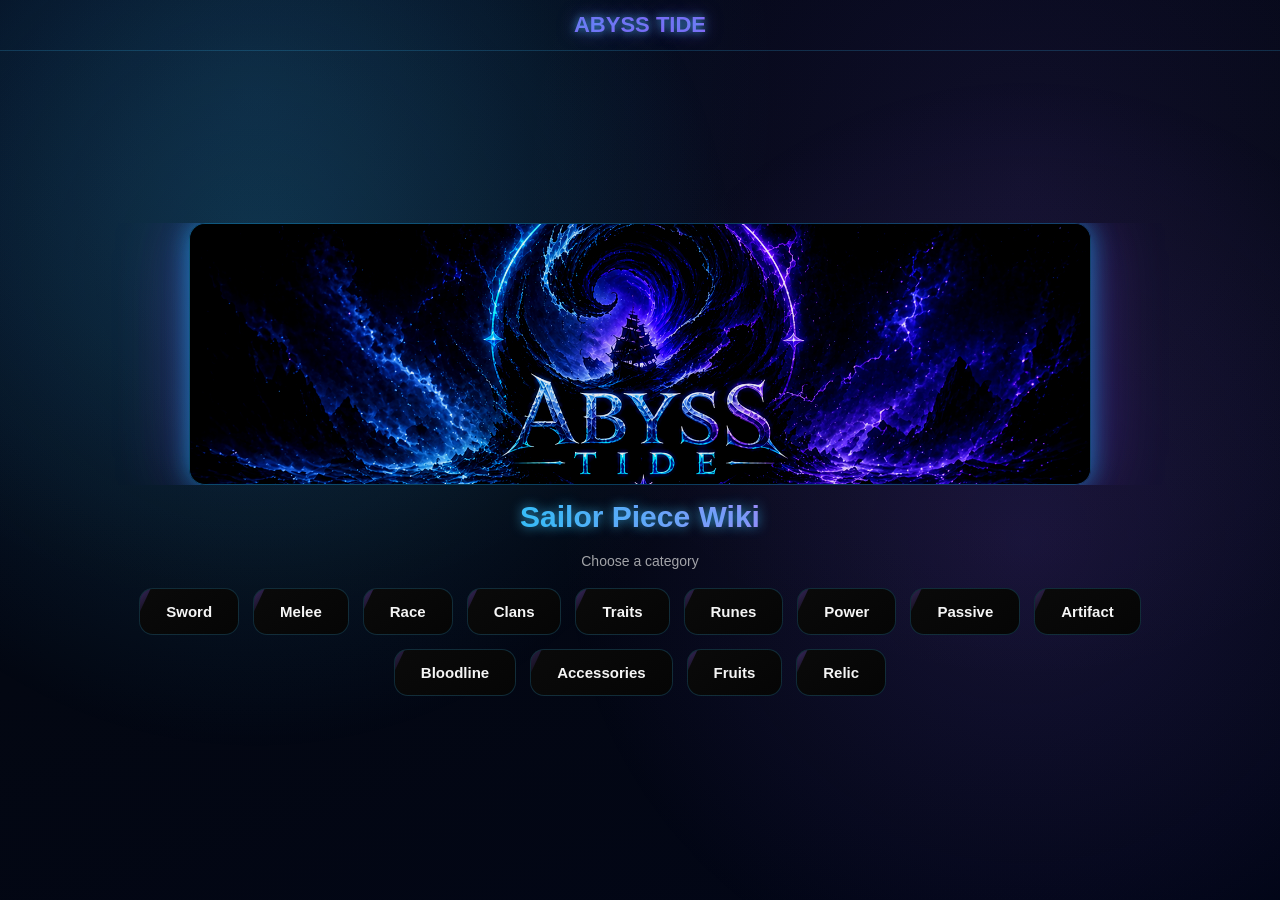
<file: index.html>
<!DOCTYPE html>
<html lang="tr">
<head>
<meta charset="UTF-8">
<meta name="viewport" content="width=device-width, initial-scale=1.0">
<title>Abyss Tide</title>
<link rel="stylesheet" href="main.css">
</head>

<body>

<header>ABYSS TIDE</header>

<section class="hero">

  <!-- ⭐ RESİM EN ÜSTE ALINDI -->
  <div class="hero-image">
    <img src="image7.png" alt="">
  </div>

  <!-- ⭐ BAŞLIK ARTIK RESMİN ALTINDA -->
  <h1>Sailor Piece Wiki</h1>
  <p>Choose a category</p>

  <!-- ⭐ KATEGORİLER -->
  <div class="hero-grid">
    <a href="sword.html">Sword</a>
    <a href="melee.html">Melee</a>
    <a href="race.html">Race</a>
    <a href="clans.html">Clans</a>
    <a href="traits.html">Traits</a>
    <a href="rune.html">Runes</a>
    <a href="power.html">Power</a>
    <a href="passive.html">Passive</a>
    <a href="artifact.html">Artifact</a>
    <a href="bloodline.html">Bloodline</a>
    <a href="accessories.html">Accessories</a>
    <a href="fruits.html">Fruits</a>
    <a href="relic.html">Relic</a>
  </div>

</section>

</body>
</html>
</file>
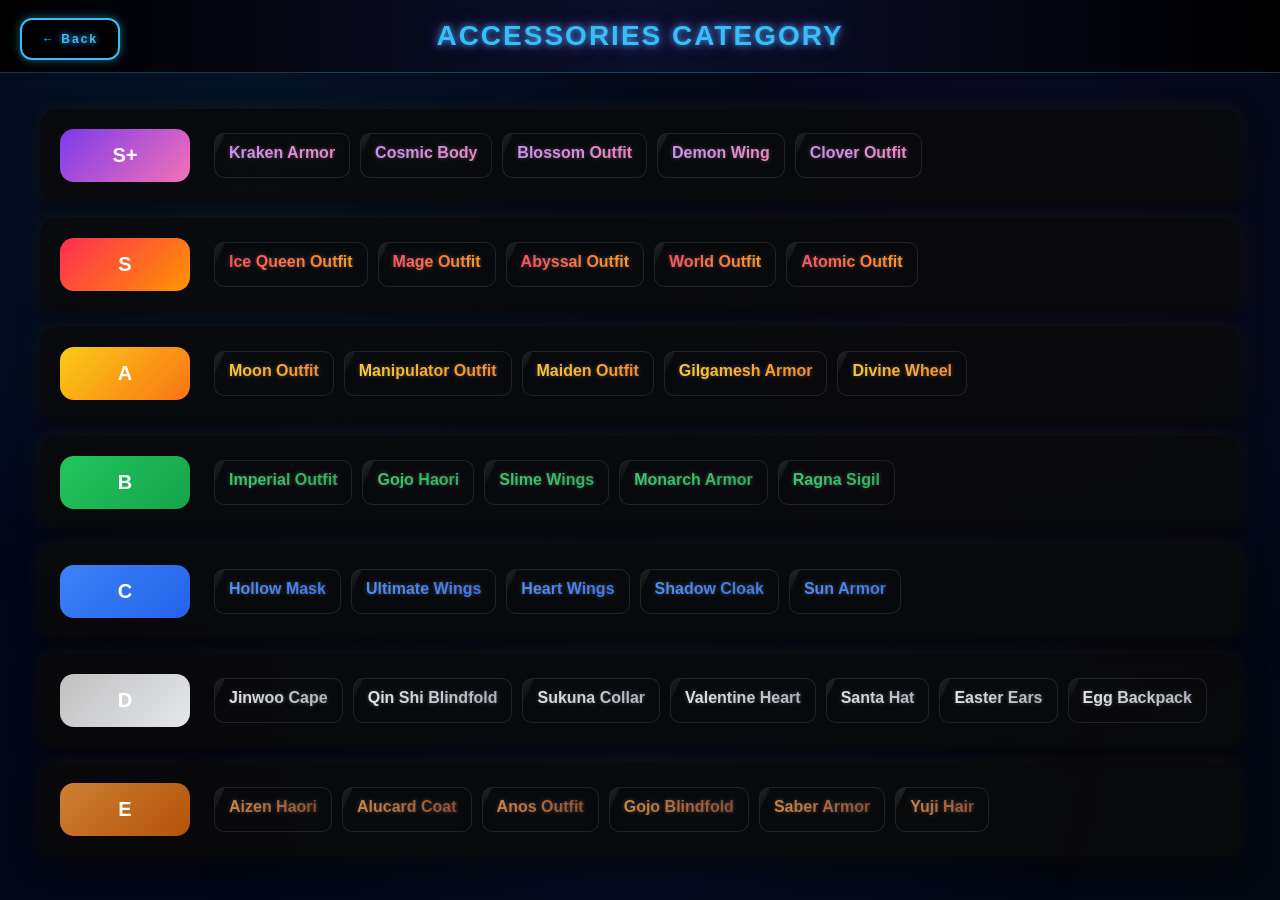
<file: accessories.html>
<!DOCTYPE html>
<html lang="tr">
<head>
<meta charset="UTF-8">
<meta name="viewport" content="width=device-width, initial-scale=1.0">
<title>Accessories</title>
<link rel="stylesheet" href="tier.css">
</head>

<body>

<header>ACCESSORIES CATEGORY
<a href="index.html" class="back-btn">← Back</a>
</header>

<div class="container">

<div class="tier">
  <div class="tier-label splus">S+</div>
  <div class="tier-items">
    <div class="tier-item" onclick="openModal('Kraken Armor')">Kraken Armor</div>
    <div class="tier-item" onclick="openModal('Cosmic Body')">Cosmic Body</div>
    <div class="tier-item" onclick="openModal('Blossom Outfit')">Blossom Outfit</div>	
    <div class="tier-item" onclick="openModal('Demon Wing')">Demon Wing</div>
    <div class="tier-item" onclick="openModal('Clover Outfit')">Clover Outfit</div>
  </div>
</div>

<div class="tier">
  <div class="tier-label s">S</div>
  <div class="tier-items">
    <div class="tier-item" onclick="openModal('Ice Queen Outfit')">Ice Queen Outfit</div>
    <div class="tier-item" onclick="openModal('Mage Outfit')">Mage Outfit</div>
    <div class="tier-item" onclick="openModal('Abyssal Outfit')">Abyssal Outfit</div>
    <div class="tier-item" onclick="openModal('World Outfit')">World Outfit</div>
    <div class="tier-item" onclick="openModal('Atomic Outfit')">Atomic Outfit</div>
  </div>
</div>

<div class="tier">
  <div class="tier-label a">A</div>
  <div class="tier-items">
    <div class="tier-item" onclick="openModal('Moon Outfit')">Moon Outfit</div>
    <div class="tier-item" onclick="openModal('Manipulator Outfit')">Manipulator Outfit</div>
    <div class="tier-item" onclick="openModal('Maiden Outfit')">Maiden Outfit</div>
    <div class="tier-item" onclick="openModal('Gilgamesh Armor')">Gilgamesh Armor</div>
    <div class="tier-item" onclick="openModal('Divine Wheel')">Divine Wheel</div>
  </div>
</div>

<div class="tier">
  <div class="tier-label b">B</div>
  <div class="tier-items">
    <div class="tier-item" onclick="openModal('Imperial Outfit')">Imperial Outfit</div>
    <div class="tier-item" onclick="openModal('Gojo Haori')">Gojo Haori</div>
    <div class="tier-item" onclick="openModal('Slime Wings')">Slime Wings</div>
    <div class="tier-item" onclick="openModal('Monarch Armor')">Monarch Armor</div>
    <div class="tier-item" onclick="openModal('Ragna Sigil')">Ragna Sigil</div>
  </div>
</div>

<div class="tier">
  <div class="tier-label c">C</div>
  <div class="tier-items">
    <div class="tier-item" onclick="openModal('Hollow Mask')">Hollow Mask</div>
    <div class="tier-item" onclick="openModal('Ultimate Wings')">Ultimate Wings</div>
    <div class="tier-item" onclick="openModal('Heart Wings')">Heart Wings</div>
    <div class="tier-item" onclick="openModal('Shadow Cloak')">Shadow Cloak</div>
    <div class="tier-item" onclick="openModal('Sun Armor')">Sun Armor</div>
  </div>
</div>

<div class="tier">
  <div class="tier-label d">D</div>
  <div class="tier-items">
    <div class="tier-item" onclick="openModal('Jinwoo Cape')">Jinwoo Cape</div>
    <div class="tier-item" onclick="openModal('Qin Shi Blindfold')">Qin Shi Blindfold</div>
    <div class="tier-item" onclick="openModal('Sukuna Collar')">Sukuna Collar</div>
    <div class="tier-item" onclick="openModal('Valentine Heart')">Valentine Heart</div>
    <div class="tier-item" onclick="openModal('Santa Hat')">Santa Hat</div>
    <div class="tier-item" onclick="openModal('Easter Ears')">Easter Ears</div>
    <div class="tier-item" onclick="openModal('Egg Backpack')">Egg Backpack</div>
  </div>
</div>

<div class="tier">
  <div class="tier-label e">E</div>
  <div class="tier-items">
    <div class="tier-item" onclick="openModal('Aizen Haori')">Aizen Haori</div>
    <div class="tier-item" onclick="openModal('Alucard Coat')">Alucard Coat</div>
    <div class="tier-item" onclick="openModal('Anos Outfit')">Anos Outfit</div>
    <div class="tier-item" onclick="openModal('Gojo Blindfold')">Gojo Blindfold</div>
    <div class="tier-item" onclick="openModal('Saber Armor')">Saber Armor</div>
    <div class="tier-item" onclick="openModal('Yuji Hair')">Yuji Hair</div>
  </div>
</div>

</div>

<!-- =========================
     POPUP MODAL
========================= -->

<div id="artifactModal" class="modal">
  <div class="modal-content">
    <span class="close" onclick="closeModal()">&times;</span>

    <h2 id="modalTitle"></h2>

    <p><strong>Pros:</strong> <span id="modalPros"></span></p>
  </div>
</div>

<script>
const artifactData = {
  "Demon Wing": {
    pros: "Hits the hardest with no real downside. Best defense stat currently, but hard to obtain.",
  },
  "Clover Outfit": {
    pros: "Almost similar to Kraken Armor but easier to obtain through the Defense Shop.",
  },
  "Cosmic Body": {
    pros: "Very high damage with strong overall stats. Slightly behind Kraken but still top-tier in every fight.",
  },
  "Blossom Outfit": {
    pros: "Strong damage with smooth scaling. Lacks a bit of edge compared to the top two but still elite.",
  },
  "Ice Queen Outfit": {
    pros: "Great mix of damage and survivability. Falls short of S+ since others simply hit harder.",
  },
  "Mage Outfit": {
    pros: "Focused on raw damage output. Less forgiving if you take hits, so it favors aggressive play.",
  },
  "Abyssal Outfit": {
    pros: "Solid damage with balanced stats. Does everything well but doesn’t stand out at the top.",
  },
  "World Outfit": {
    pros: "Reliable damage with strong defense backing it up. Slightly outpaced by higher burst options.",
  },
  "Atomic Outfit": {
    pros: "Consistent damage and scaling. Lacks the punch needed to break into S+.",
  },
  "Moon Outfit": {
    pros: "Good damage and easy to use. Just not strong enough to compete with higher tiers.",
  },
  "Manipulator Outfit": {
    pros: "Balanced and dependable. Damage is decent but clearly below top performers.",
  },
  "Maiden Outfit": {
    pros: "Scales well and feels stable. Damage ceiling is not high enough for late game.",
  },
  "Gilgamesh Armor": {
    pros: "Solid all-round stats. Damage feels average once you reach higher content.",
  },
  "Divine Wheel": {
    pros: "Safe and balanced pick. Lacks strong damage impact in tougher fights.",
  },
  "Imperial Outfit": {
    pros: "Built more for defense than damage. Works, but fights take longer.",
  },
  "Gojo Haori": {
    pros: "Decent mid-game option. Gets replaced quickly once better gear shows up.",
  },
  "Slime Wings": {
    pros: "Balanced but unremarkable. Doesn’t offer enough damage to stand out.",
  },
  "Monarch Armor": {
    pros: "Reliable stats with steady output. Feels slow compared to higher tiers.",
  },
  "Ragna Sigil": {
    pros: "Safe choice with average performance. Damage is noticeably lacking.",
  },
  "Hollow Mask": {
    pros: "Basic and easy to use. Damage output is too low for serious play.",
  },
  "Ultimate Wings": {
    pros: "Looks decent on paper. Falls behind quickly in real fights.",
  },
  "Heart Wings": {
    pros: "Slightly better than lower tiers. Still not enough damage to keep up.",
  },
  "Shadow Cloak": {
    pros: "Works fine early on. Lacks impact as enemies get tougher.",
  },
  "Sun Armor": {
    pros: "Strong defensively. Damage is not its strength at all.",
  },
  "Jinwoo Cape": {
    pros: "Weak damage compared to most Mythicals. Mostly a temporary option.",
  },
  "Qin Shi Blindfold": {
    pros: "Niche use with limited value. Damage does not justify using it.",
  },
  "Sukuna Collar": {
    pros: "Lacks both damage and survivability. Quickly falls off.",
  },
  "Valentine Heart": {
    pros: "Very low impact overall. Only useful early on.",
  },
  "Santa Hat": {
    pros: "Minimal damage output. Not viable beyond early stages.",
  },
  "Easter Ears": {
    pros: "Decent at first glance. Outclassed fast by better gear.",
  },
  "Egg Backpack": {
    pros: "Balanced but weak. Easy to replace.",
  },
  "Aizen Haori": {
    pros: "Good early damage boost. Falls off once real Mythicals appear.",
  },
  "Alucard Coat": {
    pros: "Slightly more offense-focused early pick. Still not built for late game.",
  },
  "Anos Outfit": {
    pros: "Strong early stats. Gets outscaled quickly.",
  },
  "Gojo Blindfold": {
    pros: "Simple starter item. Damage is too low for progression.",
  },
  "Saber Armor": {
    pros: "Defensive early option. Not useful once better gear is unlocked.",
  },
  "Yuji Hair": {
    pros: "Balanced starter piece. Quickly replaced in mid game.",
  },

};

function openModal(name){
  const data = artifactData[name];

  if(!data){
    alert("Bu artifact için veri eklenmemiş!");
    return;
  }

  const modal = document.getElementById("artifactModal");
  const content = document.querySelector(".modal-content");

  // TEXTLER
  document.getElementById("modalTitle").innerText = name;
  document.getElementById("modalPros").innerText = data.pros;


  // 🔥 TÜM RENKLERİ SİL
  content.classList.remove("splus","s","a","b","c","d","e");

  // 🔥 TIER BUL (HTML'den)
  const item = [...document.querySelectorAll(".tier-item")]
    .find(el => el.innerText === name);

  const tierLabel = item.closest(".tier").querySelector(".tier-label");

  // 🔥 CLASS EKLE
  if(tierLabel.classList.contains("splus")) content.classList.add("splus");
  if(tierLabel.classList.contains("s")) content.classList.add("s");
  if(tierLabel.classList.contains("a")) content.classList.add("a");
  if(tierLabel.classList.contains("b")) content.classList.add("b");
  if(tierLabel.classList.contains("c")) content.classList.add("c");
  if(tierLabel.classList.contains("d")) content.classList.add("d"); // 🔥 EKLE
  if(tierLabel.classList.contains("e")) content.classList.add("e");

  modal.style.display = "flex";
}

function closeModal(){
  document.getElementById("artifactModal").style.display = "none";
}

window.onclick = function(e){
  const modal = document.getElementById("artifactModal");
  if(e.target === modal){
    modal.style.display = "none";
  }
}
</script>

</body>
</html>
</file>
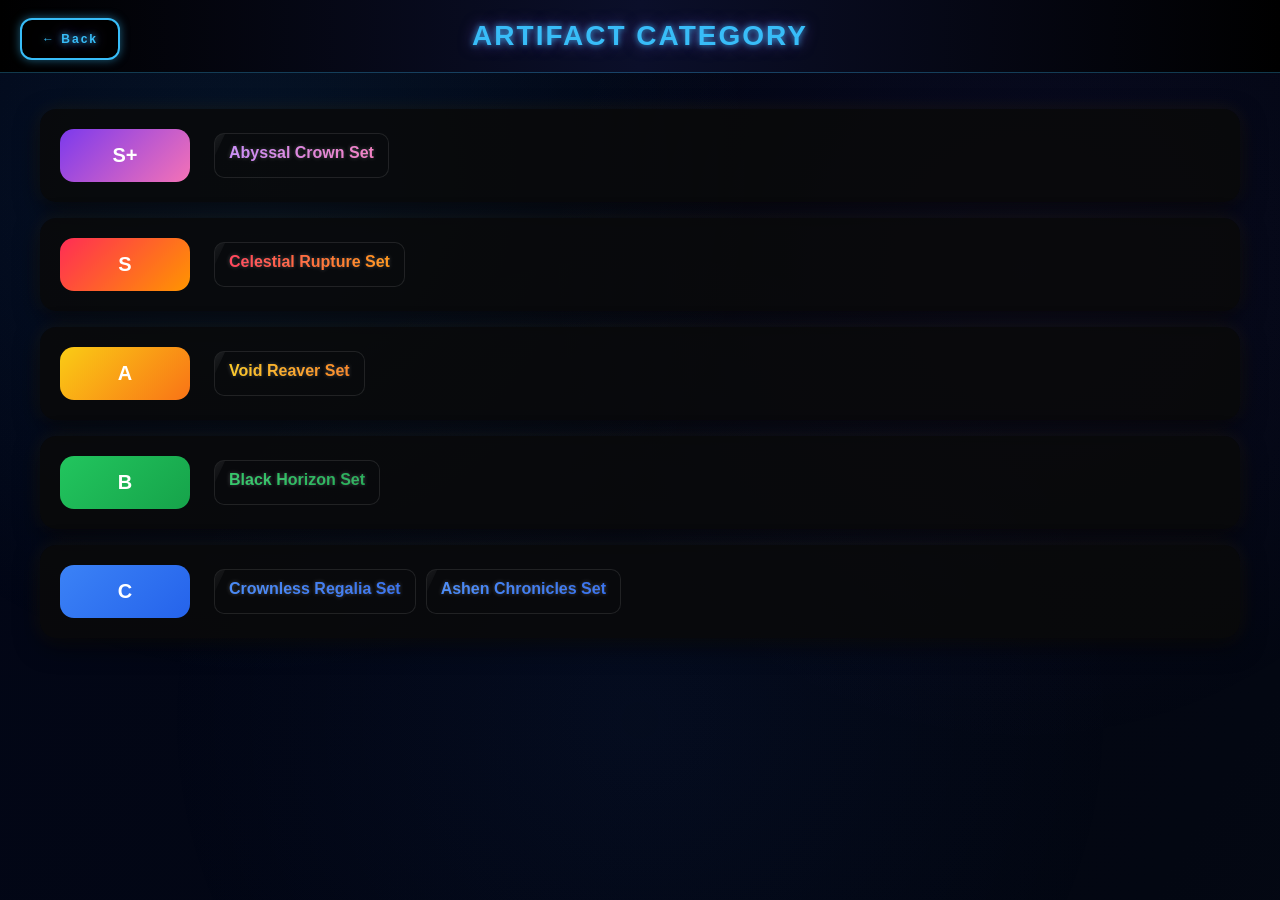
<file: artifact.html>
<!DOCTYPE html>
<html lang="tr">
<head>
<meta charset="UTF-8">
<meta name="viewport" content="width=device-width, initial-scale=1.0">
<title>Artifact</title>
<link rel="stylesheet" href="tier.css">
</head>

<body>

<header>ARTIFACT CATEGORY
<a href="index.html" class="back-btn">← Back</a>
</header>

<div class="container">

<div class="tier">
  <div class="tier-label splus">S+</div>
  <div class="tier-items">
    <div class="tier-item" onclick="openModal('Abyssal Crown Set')">Abyssal Crown Set</div>
  </div>
</div>

<div class="tier">
  <div class="tier-label s">S</div>
  <div class="tier-items">
    <div class="tier-item" onclick="openModal('Celestial Rupture Set')">Celestial Rupture Set</div>
  </div>
</div>

<div class="tier">
  <div class="tier-label a">A</div>
  <div class="tier-items">
    <div class="tier-item" onclick="openModal('Void Reaver Set')">Void Reaver Set</div>
  </div>
</div>

<div class="tier">
  <div class="tier-label b">B</div>
  <div class="tier-items">
    <div class="tier-item" onclick="openModal('Black Horizon Set')">Black Horizon Set</div>
  </div>
</div>

<div class="tier">
  <div class="tier-label c">C</div>
  <div class="tier-items">
    <div class="tier-item" onclick="openModal('Crownless Regalia Set')">Crownless Regalia Set</div>
    <div class="tier-item" onclick="openModal('Ashen Chronicles Set')">Ashen Chronicles Set</div>
  </div>
</div>

</div>

<!-- =========================
     POPUP MODAL
========================= -->

<div id="artifactModal" class="modal">
  <div class="modal-content">
    <span class="close" onclick="closeModal()">&times;</span>

    <h2 id="modalTitle"></h2>

    <p><strong>Pros:</strong> <span id="modalPros"></span></p>
    <p><strong>Cons:</strong> <span id="modalCons"></span></p>
    <p><strong>Location:</strong> <span id="modalLocation"></span></p>
  </div>
</div>

<script>
const artifactData = {
  "Abyssal Crown Set": {
    pros: "Best DPS bonuses and crit",
    cons: "Hard to farm higher rarity",
    location: "Ninja Island, Lawless Island, Starter Island Sea2, Bizarre Island, Puch Island",
  },
  "Celestial Rupture Set": {
    pros: "Best DPS bonuses and lifesteal",
    cons: "Hard to farm",
    location: "Shinjuku, Valentine, Slime, Academy Islands",
  },
  "Void Reaver Set": {
    pros: "Good early game damage bonuses",
    cons: "Slightly weaker late game",
    location: "Boss drops",
  },
  "Black Horizon Set": {
    pros: "Strong critical damage scaling",
    cons: "Lower base stats",
    location: "Hollow Island",
  },
  "Crownless Regalia Set": {
    pros: "Good defensive bonuses",
    cons: "Lower damage output",
    location: "Desert, Snow, Shibuya Islands",
  },
  "Ashen Chronicles Set": {
    pros: "Balanced defensive bonuses",
    cons: "Weak damage scaling",
    location: "TJungle Island",
  },
};

function openModal(name){
  const data = artifactData[name];

  if(!data){
    alert("Bu artifact için veri eklenmemiş!");
    return;
  }

  const modal = document.getElementById("artifactModal");
  const content = document.querySelector(".modal-content");

  // TEXTLER
  document.getElementById("modalTitle").innerText = name;
  document.getElementById("modalPros").innerText = data.pros;
  document.getElementById("modalCons").innerText = data.cons;
  document.getElementById("modalLocation").innerText = data.location;

  // 🔥 TÜM RENKLERİ SİL
  content.classList.remove("splus","s","a","b","c");

  // 🔥 TIER BUL (HTML'den)
  const item = [...document.querySelectorAll(".tier-item")]
    .find(el => el.innerText === name);

  const tierLabel = item.closest(".tier").querySelector(".tier-label");

  // 🔥 CLASS EKLE
  if(tierLabel.classList.contains("splus")) content.classList.add("splus");
  if(tierLabel.classList.contains("s")) content.classList.add("s");
  if(tierLabel.classList.contains("a")) content.classList.add("a");
  if(tierLabel.classList.contains("b")) content.classList.add("b");
  if(tierLabel.classList.contains("c")) content.classList.add("c");

  modal.style.display = "flex";
}

function closeModal(){
  document.getElementById("artifactModal").style.display = "none";
}

window.onclick = function(e){
  const modal = document.getElementById("artifactModal");
  if(e.target === modal){
    modal.style.display = "none";
  }
}
</script>

</body>
</html>
</file>
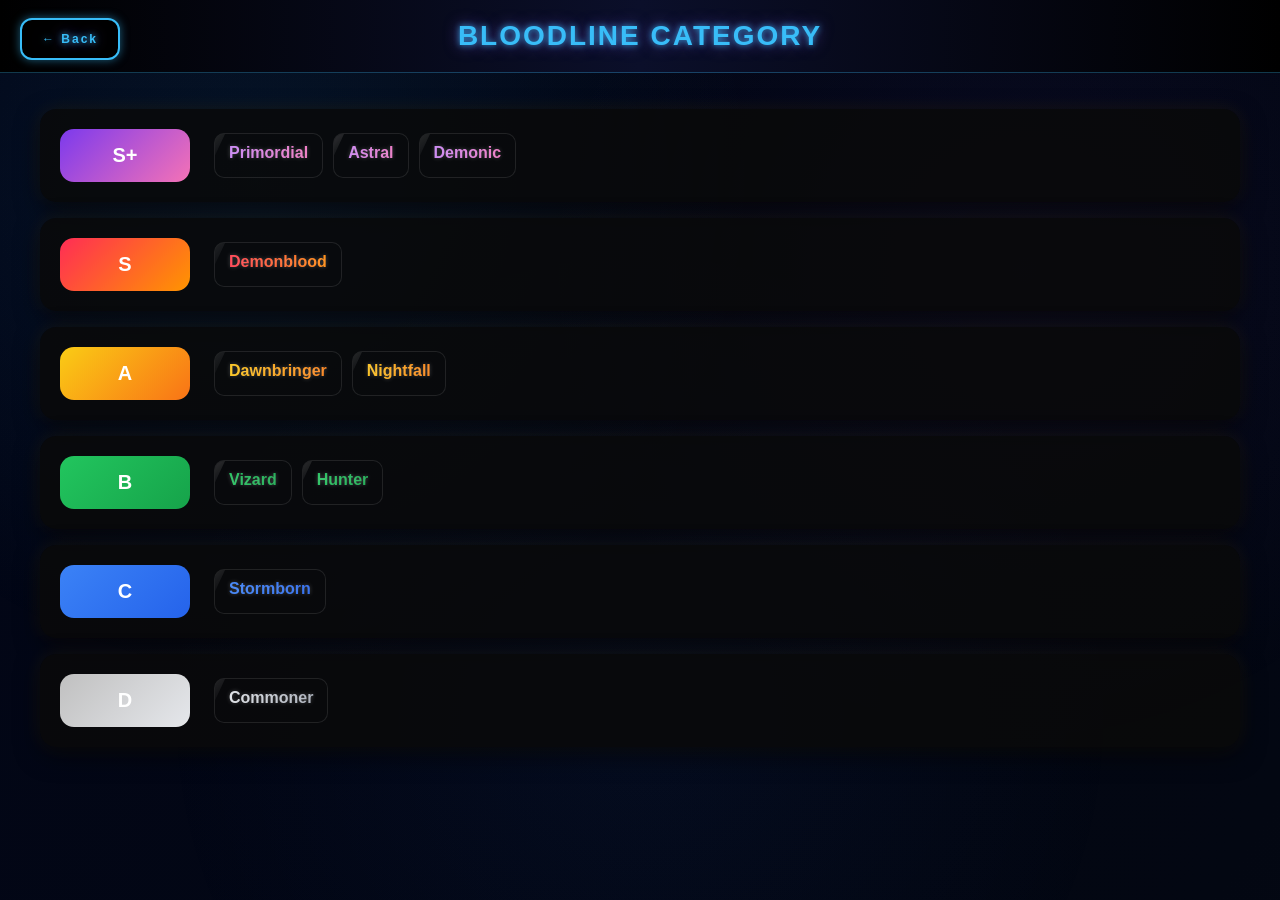
<file: bloodline.html>
<!DOCTYPE html>
<html lang="tr">
<head>
<meta charset="UTF-8">
<meta name="viewport" content="width=device-width, initial-scale=1.0">
<title>Bloodline</title>
<link rel="stylesheet" href="tier.css">
</head>

<body>

<header>BLOODLINE CATEGORY
<a href="index.html" class="back-btn">← Back</a>
</header>

<div class="container">

<div class="tier">
  <div class="tier-label splus">S+</div>
  <div class="tier-items">
    <div class="tier-item" onclick="openModal('Primordial')">Primordial</div>
    <div class="tier-item" onclick="openModal('Astral')">Astral</div>
    <div class="tier-item" onclick="openModal('Demonic')">Demonic</div>
  </div>
</div>

<div class="tier">
  <div class="tier-label s">S</div>
  <div class="tier-items">
    <div class="tier-item" onclick="openModal('Demonblood')">Demonblood</div>
  </div>
</div>

<div class="tier">
  <div class="tier-label a">A</div>
  <div class="tier-items">
    <div class="tier-item" onclick="openModal('Dawnbringer')">Dawnbringer</div>
    <div class="tier-item" onclick="openModal('Nightfall')">Nightfall</div>
  </div>
</div>

<div class="tier">
  <div class="tier-label b">B</div>
  <div class="tier-items">
    <div class="tier-item" onclick="openModal('Vizard')">Vizard</div>
    <div class="tier-item" onclick="openModal('Hunter')">Hunter</div>
  </div>
</div>

<div class="tier">
  <div class="tier-label c">C</div>
  <div class="tier-items">
    <div class="tier-item" onclick="openModal('Stormborn')">Stormborn</div>
  </div>
</div>

 <div class="tier">
  <div class="tier-label d">D</div>
  <div class="tier-items">
    <div class="tier-item" onclick="openModal('Commoner')">Commoner</div>
  </div>
</div>

</div>

<!-- =========================
     POPUP MODAL
========================= -->

<div id="bloodlineModal" class="modal">
  <div class="modal-content">
    <span class="close" onclick="closeModal()">&times;</span>

    <h2 id="modalTitle"></h2>

    <p><strong>Pros:</strong> <span id="modalPros"></span></p>
  </div>
</div>

<script>
const bloodlineData = {
  "Demonic": {
    pros: "Best passive to clear boss NPCs, along with a solid damage boost. Not the best for AFK NPC farming.",
  },
  "Primordial": {
    pros: "Strong all-rounder with high damage, solid survivability, and excellent luck scaling. Works well for both combat and farming. Slightly less raw damage than Astral, but the balance makes it more consistent.",
  },
  "Astral": {
    pros: "High damage with lifesteal and strong scaling for sword builds. Very effective in long fights and boss content. Lacks damage reduction, so it can feel risky in tougher fights.",
  },
  "Demonblood": {
    pros: "Strong damage with added lifesteal and melee scaling. Great for aggressive builds. Missing utility stats like luck or defense keeps it just below S+.",
  },
  "Dawnbringer": {
    pros: "Balanced damage with some reduction and utility. Reliable and easy to use. Does not excel in any one area, which limits its ceiling.",
  },
  "Nightfall": {
    pros: "Decent mix of damage, lifesteal, and HP. Feels smooth in general gameplay. Lower damage compared to higher tiers makes it fall behind late game.",
  },
  "Vizard": {
    pros: "Good for farming with gem bonuses and decent HP. Works fine early to mid game. Damage is too low for serious combat builds.",
  },
  "Hunter": {
    pros: "Focused on money and gem gain. Useful for progression and farming setups. Very weak in combat compared to other options.",
  }, 
  "Stormborn": {
    pros: "Minor damage boost with XP gain. Helps with leveling early on. Lacks both strong damage and survivability.",
  },
  "Commoner": {
    pros: "Basic starter bloodline. Offers small boosts across the board. Quickly replaced once better options are unlocked.",
  },
 };

function openModal(name){
  const data = bloodlineData[name];

  if(!data){
    alert("Bu bloodline için veri eklenmemiş!");
    return;
  }

  const modal = document.getElementById("bloodlineModal");
  const content = document.querySelector(".modal-content");

  // TEXTLER
  document.getElementById("modalTitle").innerText = name;
  document.getElementById("modalPros").innerText = data.pros;

  // 🔥 TÜM RENKLERİ SİL
  content.classList.remove("splus","s","a","b","c");

  // 🔥 TIER BUL (HTML'den)
  const item = [...document.querySelectorAll(".tier-item")]
    .find(el => el.innerText === name);

  const tierLabel = item.closest(".tier").querySelector(".tier-label");

  // 🔥 CLASS EKLE
  if(tierLabel.classList.contains("splus")) content.classList.add("splus");
  if(tierLabel.classList.contains("s")) content.classList.add("s");
  if(tierLabel.classList.contains("a")) content.classList.add("a");
  if(tierLabel.classList.contains("b")) content.classList.add("b");
  if(tierLabel.classList.contains("c")) content.classList.add("c");

  modal.style.display = "flex";
}

function closeModal(){
  document.getElementById("bloodlineModal").style.display = "none";
}

window.onclick = function(e){
  const modal = document.getElementById("bloodlineModal");
  if(e.target === modal){
    modal.style.display = "none";
  }
}
</script>

</body>
</html>
</file>
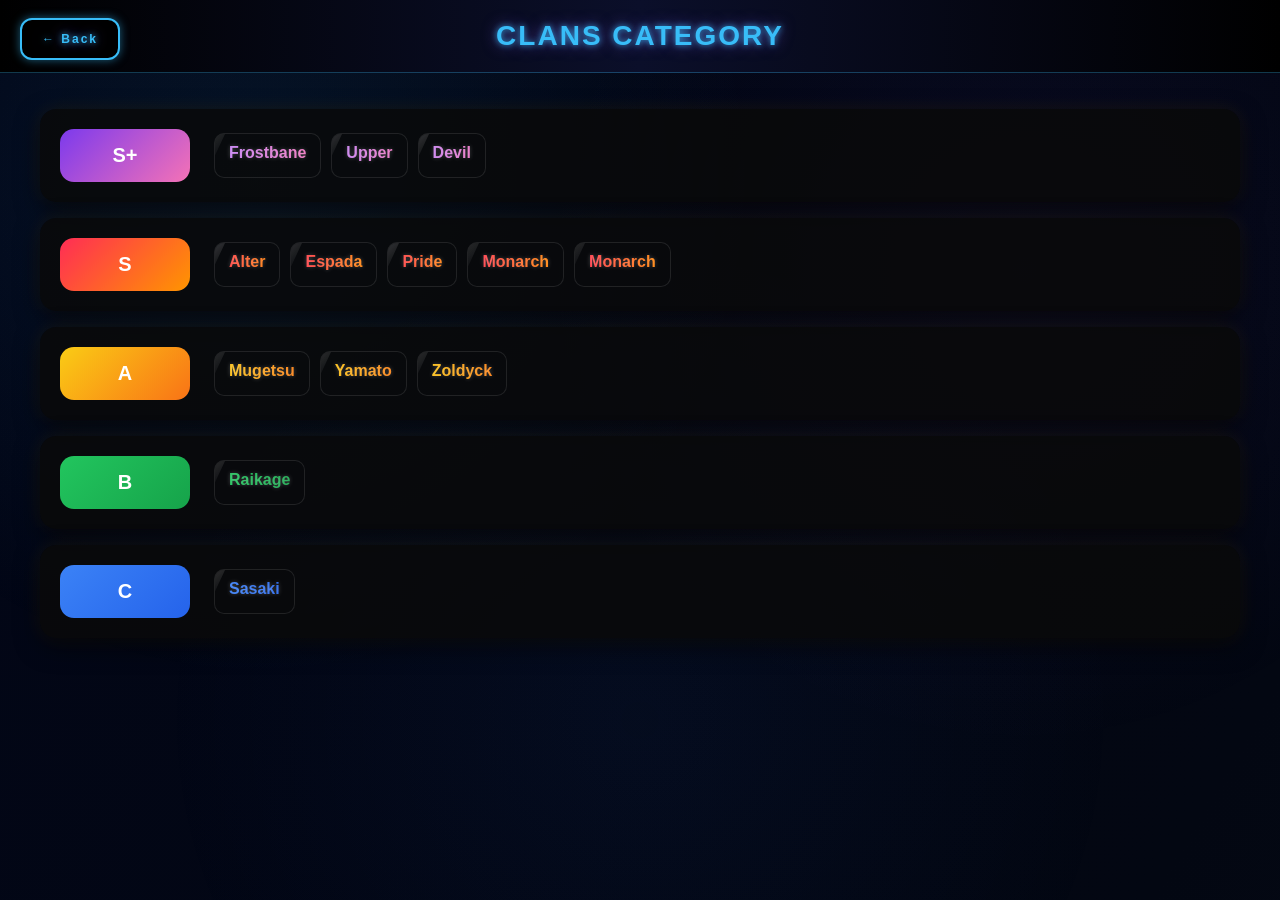
<file: clans.html>
<!DOCTYPE html>
<html lang="tr">
<head>
<meta charset="UTF-8">
<meta name="viewport" content="width=device-width, initial-scale=1.0">
<title>Clans</title>
<link rel="stylesheet" href="tier.css">
</head>

<body>

<header>CLANS CATEGORY
<a href="index.html" class="back-btn">← Back</a>
</header>

<div class="container">

<div class="tier">
  <div class="tier-label splus">S+</div>
  <div class="tier-items">
    <div class="tier-item" onclick="openModal('Frostbane')">Frostbane</div>
    <div class="tier-item" onclick="openModal('Upper')">Upper</div>
    <div class="tier-item" onclick="openModal('Devil')">Devil</div>	
  </div>
</div>

<div class="tier">
  <div class="tier-label s">S</div>
  <div class="tier-items">
    <div class="tier-item" onclick="openModal('Alter')">Alter</div>	
    <div class="tier-item" onclick="openModal('Espada')">Espada</div>
    <div class="tier-item" onclick="openModal('Pride')">Pride</div>
    <div class="tier-item" onclick="openModal('Monarch')">Monarch</div>
    <div class="tier-item" onclick="openModal('Monarch')">Monarch</div>
  </div>
</div>

<div class="tier">
  <div class="tier-label a">A</div>
  <div class="tier-items">
    <div class="tier-item" onclick="openModal('Mugetsu')">Mugetsu</div>
    <div class="tier-item" onclick="openModal('Yamato')">Yamato</div>
    <div class="tier-item" onclick="openModal('Zoldyck')">Zoldyck</div>
  </div>
</div>

<div class="tier">
  <div class="tier-label b">B</div>
  <div class="tier-items">
    <div class="tier-item" onclick="openModal('Raikage')">Raikage</div>
  </div>
</div>

<div class="tier">
  <div class="tier-label c">C</div>
  <div class="tier-items">
    <div class="tier-item" onclick="openModal('Sasaki')">Sasaki</div>
  </div>
</div>

</div>

<!-- =========================
     POPUP MODAL
========================= -->

<div id="artifactModal" class="modal">
  <div class="modal-content">
    <span class="close" onclick="closeModal()">&times;</span>

    <h2 id="modalTitle"></h2>

    <p><strong>Pros:</strong> <span id="modalPros"></span></p>
  </div>
</div>

<script>
const artifactData = {
  "Devil": {
    pros: "Devil is the best clan for farming, along with great damage buff for sword users.",
  },
  "Frostbane": {
    pros: "The passive of Frostbane lets you stack damage, which works perfectly in late-game boss slaying. It also gives that additional luck for more drops.",
  },
  "Upper": {
    pros: "One of the strongest stat boosting clans in the game. However, it is even stronger due to the passive that lets you deal more damage after every skill used.",
  },
  "Eminence": {
    pros: "If you are going for a farmer build with good luck, Eminence is the best clan in our Sailor Piece tier list. It gives bonus drop chance with a solid raw luck stat.",
  },
  "Alter": {
    pros: "Alter gives huge damage and HP boosts, along with a passive that constantly deals damage for using abilities. This makes it one of the strongest clans for boss fights and long battles.",
  },
  "Espada": {
    pros: "Espada gives balanced stats with a similar passive mechanic of Alter with a longer ability requirement. This makes it one of the strongest clans for boss fights and long battles.",
  },
  "Pride": {
    pros: "Pride gives huge damage and HP boosts along with a stacking damage mechanic. This makes it one of the strongest clans for boss fights and long battles.",
  },
  "Monarch": {
    pros: "Monarch provides strong damage bonuses and a chance to gain extra drops. It is one of the best clans for farming rare items and materials.",
  },
  "Voldigoat": {
    pros: "Voldigoat increases damage against enemies with low health. This makes it extremely powerful when finishing bosses quickly.",
  },
  "Mugetsu": {
    pros: "Mugetsu offers balanced bonuses, including damage, HP, lifesteal, and damage reduction. It works well for most builds.",
  },
  "Yamato": {
    pros: "Yamato provides solid damage and HP bonuses while also increasing gem gains. This makes it useful for farming resources.",
  },
  "Zoldyck": {
    pros: "Zoldyck improves sprint speed and gem gain while still offering decent damage bonuses.",
  },
  "Raikage": {
    pros: "Raikage gives moderate stat boosts along with money and gem bonuses. It is helpful early, but weaker for combat.",
  },
  "Sasaki": {
    pros: "Sasaki provides small damage and XP bonuses. However, it lacks strong scaling compared to other clans.x",
  },
};

function openModal(name){
  const data = artifactData[name];

  if(!data){
    alert("Bu artifact için veri eklenmemiş!");
    return;
  }

  const modal = document.getElementById("artifactModal");
  const content = document.querySelector(".modal-content");

  // TEXTLER
  document.getElementById("modalTitle").innerText = name;
  document.getElementById("modalPros").innerText = data.pros;


  // 🔥 TÜM RENKLERİ SİL
  content.classList.remove("splus","s","a","b","c");

  // 🔥 TIER BUL (HTML'den)
  const item = [...document.querySelectorAll(".tier-item")]
    .find(el => el.innerText === name);

  const tierLabel = item.closest(".tier").querySelector(".tier-label");

  // 🔥 CLASS EKLE
  if(tierLabel.classList.contains("splus")) content.classList.add("splus");
  if(tierLabel.classList.contains("s")) content.classList.add("s");
  if(tierLabel.classList.contains("a")) content.classList.add("a");
  if(tierLabel.classList.contains("b")) content.classList.add("b");
  if(tierLabel.classList.contains("c")) content.classList.add("c");

  modal.style.display = "flex";
}

function closeModal(){
  document.getElementById("artifactModal").style.display = "none";
}

window.onclick = function(e){
  const modal = document.getElementById("artifactModal");
  if(e.target === modal){
    modal.style.display = "none";
  }
}
</script>

</body>
</html>
</file>
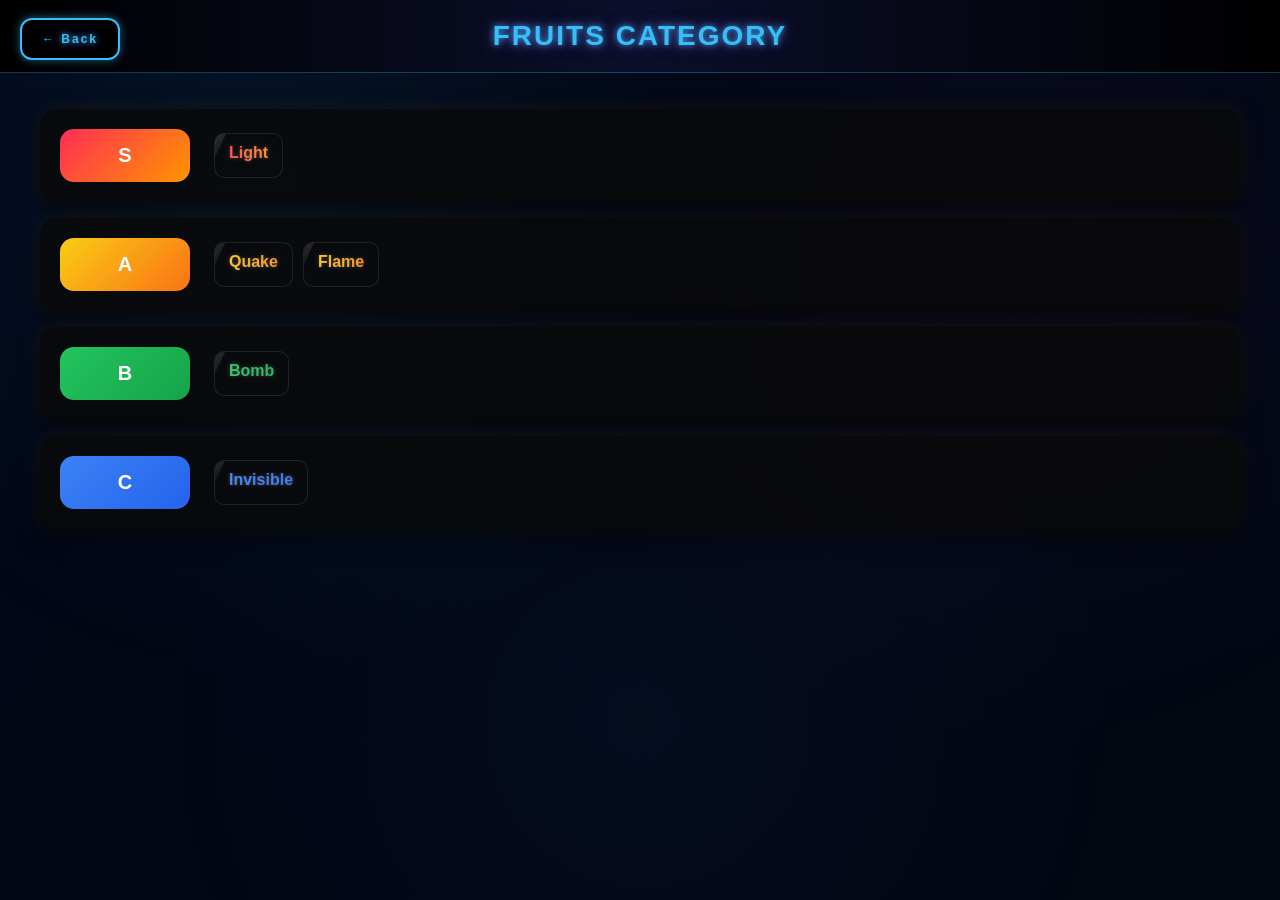
<file: fruits.html>
<!DOCTYPE html>
<html lang="tr">
<head>
<meta charset="UTF-8">
<meta name="viewport" content="width=device-width, initial-scale=1.0">
<title>Fruits</title>
<link rel="stylesheet" href="tier.css">
</head>

<body>

<header>FRUITS CATEGORY
<a href="index.html" class="back-btn">← Back</a>
</header>

<div class="container">

<div class="tier">
  <div class="tier-label s">S</div>
  <div class="tier-items">
    <div class="tier-item" onclick="openModal('Light')">Light</div>
  </div>
</div>

<div class="tier">
  <div class="tier-label a">A</div>
  <div class="tier-items">
    <div class="tier-item" onclick="openModal('Quake')">Quake</div>
    <div class="tier-item" onclick="openModal('Flame')">Flame</div>
  </div>
</div>

<div class="tier">
  <div class="tier-label b">B</div>
  <div class="tier-items">
    <div class="tier-item" onclick="openModal('Bomb')">Bomb</div>
  </div>
</div>

<div class="tier">
  <div class="tier-label c">C</div>
  <div class="tier-items">
    <div class="tier-item" onclick="openModal('Invisible')">Invisible</div>
  </div>
</div>

</div>

<!-- =========================
     POPUP MODAL
========================= -->

<div id="fruitsModal" class="modal">
  <div class="modal-content">
    <span class="close" onclick="closeModal()">&times;</span>

    <h2 id="modalTitle"></h2>

    <p><strong>Pros:</strong> <span id="modalPros"></span></p>
  </div>
</div>

<script>
const fruitsData = {
  "Light": {
    pros: "Light is the best fruit in Sailor Piece thanks to its serious damage output and the ability to fly. The mobility alone makes it extremely valuable for both combat and fast map traversal.",
  },
  "Quake": {
    pros: "Quake deals strong AoE damage and performs well in both boss fights and mob grinding. While it lacks mobility like Light, its raw power keeps it near the top.",
  },
  "Flame": {
    pros: "Flame is a solid early and mid-game fruit with reliable AoE attacks. It does not scale as well into the late game compared to the top fruit.",
  },
  "Bomb": {
    pros: "Bomb can deal decent burst damage, but lacks variety in its skill set. Because of that, it falls behind the stronger fruits.",
  },
  "Invisible": {
    pros: "Invisible provides stealth but almost no combat value. Since most builds rely heavily on damage, it becomes the weakest fruit choice.",
  },
 };

function openModal(name){
  const data = fruitsData[name];

  if(!data){
    alert("Bu fruits için veri eklenmemiş!");
    return;
  }

  const modal = document.getElementById("fruitsModal");
  const content = document.querySelector(".modal-content");

  // TEXTLER
  document.getElementById("modalTitle").innerText = name;
  document.getElementById("modalPros").innerText = data.pros;

  // 🔥 TÜM RENKLERİ SİL
  content.classList.remove("splus","s","a","b","c");

  // 🔥 TIER BUL (HTML'den)
  const item = [...document.querySelectorAll(".tier-item")]
    .find(el => el.innerText === name);

  const tierLabel = item.closest(".tier").querySelector(".tier-label");

  // 🔥 CLASS EKLE
  if(tierLabel.classList.contains("splus")) content.classList.add("splus");
  if(tierLabel.classList.contains("s")) content.classList.add("s");
  if(tierLabel.classList.contains("a")) content.classList.add("a");
  if(tierLabel.classList.contains("b")) content.classList.add("b");
  if(tierLabel.classList.contains("c")) content.classList.add("c");

  modal.style.display = "flex";
}

function closeModal(){
  document.getElementById("fruitsModal").style.display = "none";
}

window.onclick = function(e){
  const modal = document.getElementById("fruitsModal");
  if(e.target === modal){
    modal.style.display = "none";
  }
}
</script>

</body>
</html>
</file>
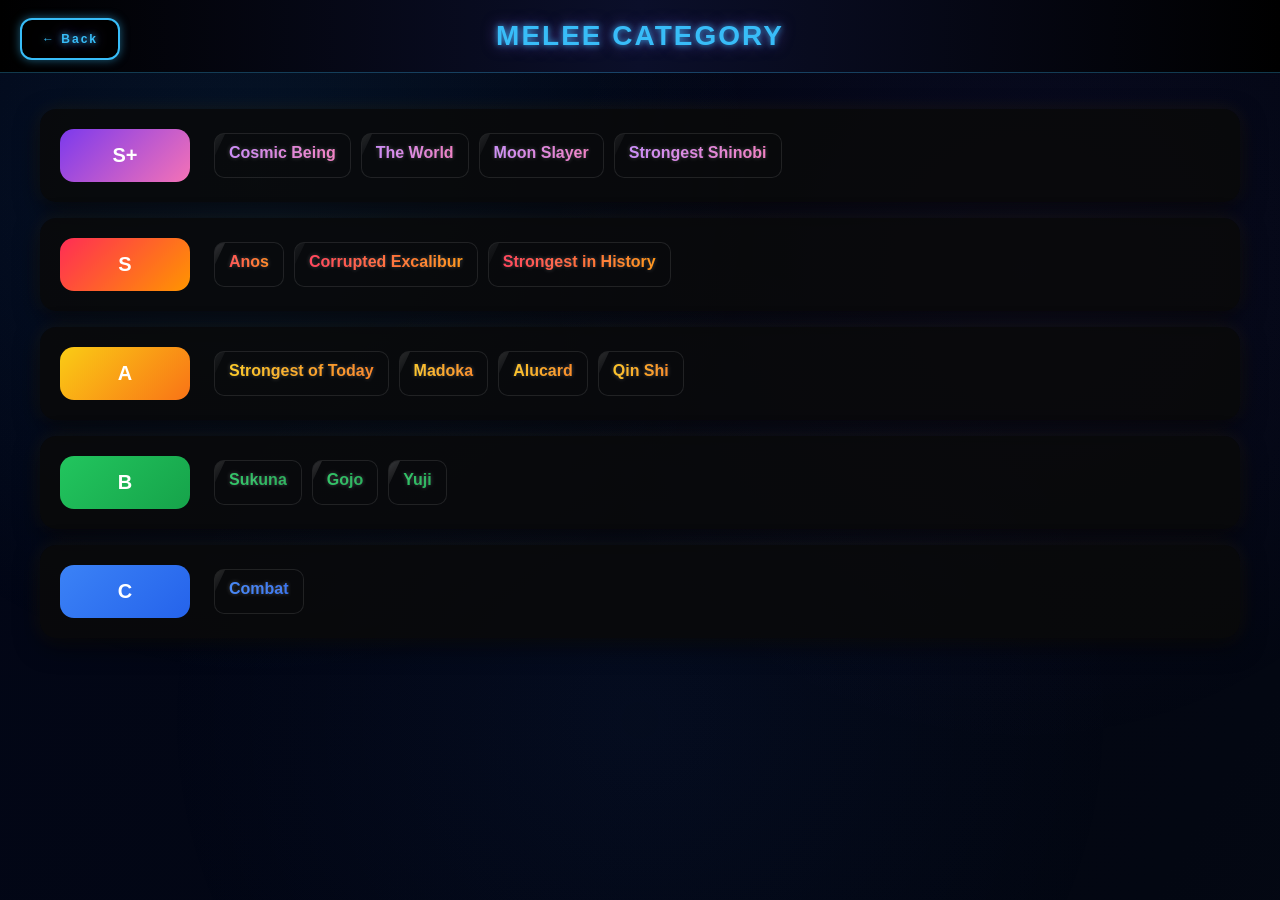
<file: melee.html>
<!DOCTYPE html>
<html lang="tr">
<head>
<meta charset="UTF-8">
<meta name="viewport" content="width=device-width, initial-scale=1.0">
<title>Melee</title>
<link rel="stylesheet" href="tier.css">
</head>

<body>

<header>MELEE CATEGORY
<a href="index.html" class="back-btn">← Back</a>
</header>

<div class="container">

<div class="tier">
  <div class="tier-label splus">S+</div>
  <div class="tier-items">
    <div class="tier-item" onclick="openModal('Cosmic Being')">Cosmic Being</div>
    <div class="tier-item" onclick="openModal('The World')">The World</div>
    <div class="tier-item" onclick="openModal('Moon Slayer')">Moon Slayer</div>
    <div class="tier-item" onclick="openModal('Strongest Shinobi')">Strongest Shinobi</div>
  </div>
</div>

<div class="tier">
  <div class="tier-label s">S</div>
  <div class="tier-items">
    <div class="tier-item" onclick="openModal('Anos')">Anos</div>
    <div class="tier-item" onclick="openModal('Corrupted Excalibur')">Corrupted Excalibur</div>
    <div class="tier-item" onclick="openModal('Strongest in History')">Strongest in History</div>
  </div>
</div>

<div class="tier">
  <div class="tier-label a">A</div>
  <div class="tier-items">
    <div class="tier-item" onclick="openModal('Strongest of Today')">Strongest of Today</div>
    <div class="tier-item" onclick="openModal('Madoka')">Madoka</div>
    <div class="tier-item" onclick="openModal('Alucard')">Alucard</div>
    <div class="tier-item" onclick="openModal('Qin Shi')">Qin Shi</div>
  </div>
</div>

<div class="tier">
  <div class="tier-label b">B</div>
  <div class="tier-items">
    <div class="tier-item" onclick="openModal('Sukuna')">Sukuna</div>
    <div class="tier-item" onclick="openModal('Gojo')">Gojo</div>
    <div class="tier-item" onclick="openModal('Yuji')">Yuji</div>

  </div>
</div>

<div class="tier">
  <div class="tier-label c">C</div>
  <div class="tier-items">
    <div class="tier-item" onclick="openModal('Combat')">Combat</div>
  </div>
</div>

</div>

<!-- =========================
     POPUP MODAL
========================= -->

<div id="meleeModal" class="modal">
  <div class="modal-content">
    <span class="close" onclick="closeModal()">&times;</span>

    <h2 id="modalTitle"></h2>

    <p><strong>Pros:</strong> <span id="modalPros"></span></p>
    <p><strong>Cons:</strong> <span id="modalCons"></span></p>
    <p><strong>Location:</strong> <span id="modalLocation"></span></p>
    <p><strong>Requirements:</strong> <span id="modalReq"></span></p>
  </div>
</div>

<script>
const meleeData = {
  "Cosmic Being": {
    pros: "Best burst damage and crowd control",
    cons: "Hard to obtain",
    location: "Punch Island",
    req: "Cosmic Being materials and Title, Cosmic Being boss drop"
  },
  "The World": {
    pros: "Great for AFK farming with low cooldown and solid damage abilities",
    cons: "Hard F move unlock",
    location: "Bizarre Island",
    req: "The World materials and Time Tyrant Title"
  },
  "Moon Slayer": {
    pros: "Strong damage and short cooldowns",
    cons: "Easier to obtain",
    location: "Boss Island",
    req: "Moon Slayer materials and Six Eyed Demon Title"
  },
  "Strongest Shinobi": {
    pros: "Strongest damage stats in the game",
    cons: "Long cooldowns",
    location: "Ninja Island",
    req: "Strongest Shinobi materials and Battlefield Warlord Title"
  },
  "Anos": {
    pros: "Extremely high burst damage and AoE",
    cons: "Long animations",
    location: "Academy Island",
    req: "Demon King Title and materials"
  },
  "Corrupted Excalibur": {
    pros: "Massive F move damage and knock",
    cons: "Distance matters",
    location: "Boss Island",
    req: "Corrupt Tyrant Title and materials"
  },
  "Gilgamesh": {
    pros: "Fast animations and strong DPS",
    cons: "Narrow AoE on some skills",
    location: "Boss Island",
    req: "Golden King Title"
  }, 
  "Strongest in History": {
    pros: "Highest M1 damage and strong scaling",
    cons: "Hard to obtain",
    location: "Valentine Island",
    req: "Rare materials"
  },
  "Strongest of Today": {
    pros: "Huge AoE and iFrames",
    cons: "Lower M1 damage",
    location: "Shinjuku Island",
    req: "Infinity materials"
  },
  "Madoka": {
    pros: "Strong burst and AoE",
    cons: "Low M1 damage",
    location: "Shinjuku Island",
    req: "Crafting materials"
  },
  "Alucard": {
    pros: "Good mid game spec",
    cons: "Difficult to obtain",
    location: "Sailor Island",
    req: "Vampire race requirement"
  },
  "Qin Shi": {
    pros: "Easy to obtain early",
    cons: "Falls off later",
    location: "Boss Island",
    req: "Tickets or crafting"
  },
  "Sukuna": {
    pros: "Strong early damage",
    cons: "Weak late game",
    location: "Shibuya Station",
    req: "Crafting materials"
  },
  "Gojo": {
    pros: "Easy to obtain",
    cons: "Weak animations",
    location: "Shibuya Station",
    req: "Crafting materials"
  },
  "Yuji": {
    pros: "Decent early spec",
    cons: "Short M1 range",
    location: "Shibuya Station",
    req: "Crafting materials"
  },
  "Combat": {
    pros: "Starter spec",
    cons: "Quickly replaced",
    location: "Default",
    req: "None"
  },
 };

function openModal(name){
  const data = meleeData[name];

  if(!data){
    alert("Bu melee için veri eklenmemiş!");
    return;
  }

  const modal = document.getElementById("meleeModal");
  const content = document.querySelector(".modal-content");

  // TEXTLER
  document.getElementById("modalTitle").innerText = name;
  document.getElementById("modalPros").innerText = data.pros;
  document.getElementById("modalCons").innerText = data.cons;
  document.getElementById("modalLocation").innerText = data.location;
  document.getElementById("modalReq").innerText = data.req;

  // 🔥 TÜM RENKLERİ SİL
  content.classList.remove("splus","s","a","b","c");

  // 🔥 TIER BUL (HTML'den)
  const item = [...document.querySelectorAll(".tier-item")]
    .find(el => el.innerText === name);

  const tierLabel = item.closest(".tier").querySelector(".tier-label");

  // 🔥 CLASS EKLE
  if(tierLabel.classList.contains("splus")) content.classList.add("splus");
  if(tierLabel.classList.contains("s")) content.classList.add("s");
  if(tierLabel.classList.contains("a")) content.classList.add("a");
  if(tierLabel.classList.contains("b")) content.classList.add("b");
  if(tierLabel.classList.contains("c")) content.classList.add("c");

  modal.style.display = "flex";
}

function closeModal(){
  document.getElementById("meleeModal").style.display = "none";
}

window.onclick = function(e){
  const modal = document.getElementById("meleeModal");
  if(e.target === modal){
    modal.style.display = "none";
  }
}
</script>

</body>
</html>
</file>
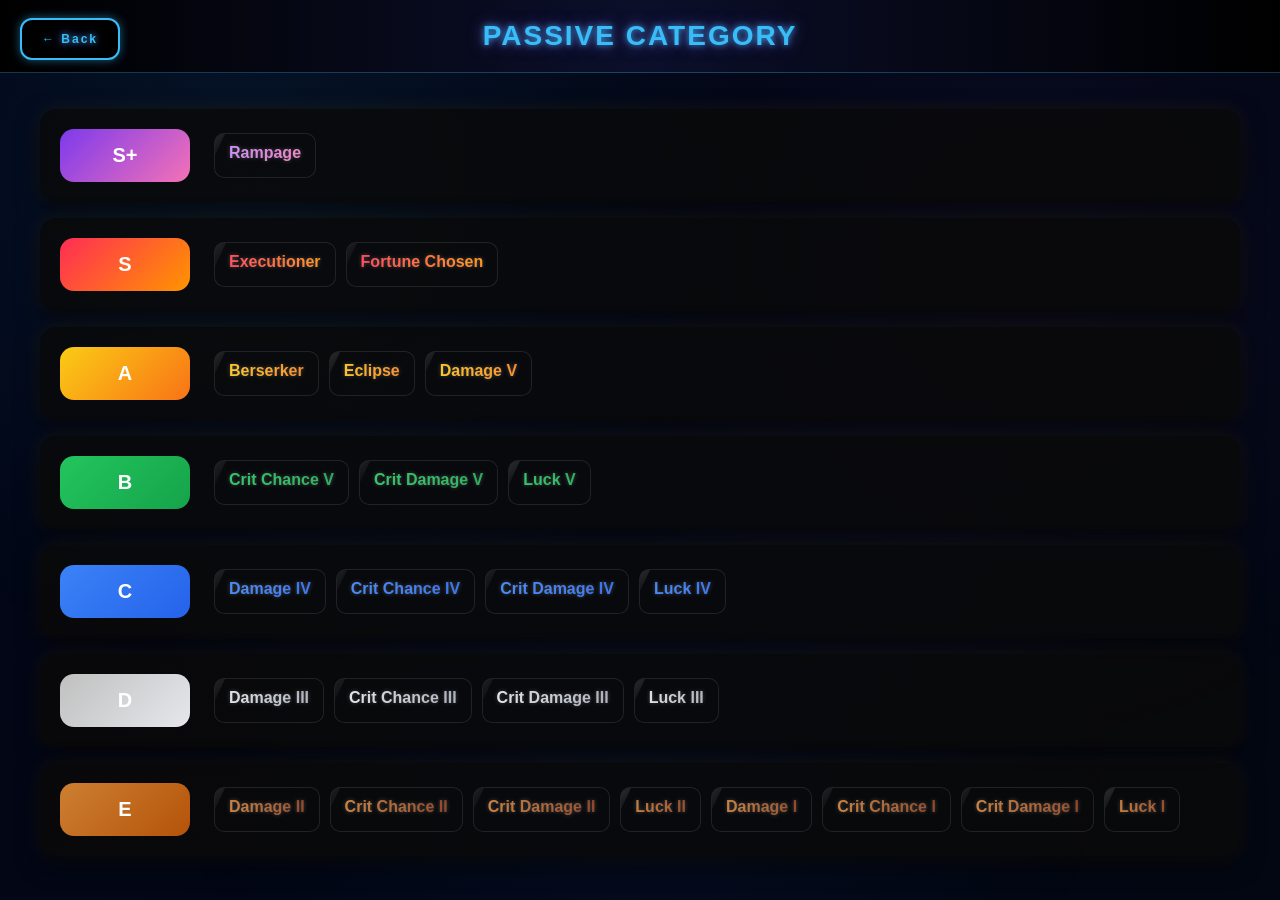
<file: passive.html>
<!DOCTYPE html>
<html lang="tr">
<head>
<meta charset="UTF-8">
<meta name="viewport" content="width=device-width, initial-scale=1.0">
<title>Passive</title>
<link rel="stylesheet" href="tier.css">
</head>

<body>

<header>PASSIVE CATEGORY
<a href="index.html" class="back-btn">← Back</a>
</header>

<div class="container">

<div class="tier">
  <div class="tier-label splus">S+</div>
  <div class="tier-items">
    <div class="tier-item" onclick="openModal('Rampage')">Rampage</div>
  </div>
</div>

<div class="tier">
  <div class="tier-label s">S</div>
  <div class="tier-items">
    <div class="tier-item" onclick="openModal('Executioner')">Executioner</div>
    <div class="tier-item" onclick="openModal('Fortune Chosen')">Fortune Chosen</div>
  </div>
</div>

<div class="tier">
  <div class="tier-label a">A</div>
  <div class="tier-items">
    <div class="tier-item" onclick="openModal('Berserker')">Berserker</div>
    <div class="tier-item" onclick="openModal('Eclipse')">Eclipse</div>
    <div class="tier-item" onclick="openModal('Damage V')">Damage V</div>
  </div>
</div>

<div class="tier">
  <div class="tier-label b">B</div>
  <div class="tier-items">
    <div class="tier-item" onclick="openModal('Crit Chance V')">Crit Chance V</div>
    <div class="tier-item" onclick="openModal('Crit Damage V')">Crit Damage V</div>
    <div class="tier-item" onclick="openModal('Luck V')">Luck V</div>
  </div>
</div>

<div class="tier">
  <div class="tier-label c">C</div>
  <div class="tier-items">
    <div class="tier-item" onclick="openModal('Damage IV')">Damage IV</div>
    <div class="tier-item" onclick="openModal('Crit Chance IV')">Crit Chance IV</div>
    <div class="tier-item" onclick="openModal('Crit Damage IV')">Crit Damage IV</div>
    <div class="tier-item" onclick="openModal('Luck IV')">Luck IV</div>
  </div>
</div>

 <div class="tier">
  <div class="tier-label d">D</div>
  <div class="tier-items">
    <div class="tier-item" onclick="openModal('Damage III')">Damage III</div>
    <div class="tier-item" onclick="openModal('Crit Chance III')">Crit Chance III</div>
    <div class="tier-item" onclick="openModal('Crit Damage III')">Crit Damage III</div>
    <div class="tier-item" onclick="openModal('Luck III')">Luck III</div>
  </div>
</div>

 <div class="tier">
  <div class="tier-label e">E</div>
  <div class="tier-items">
    <div class="tier-item" onclick="openModal('Damage II')">Damage II</div>
    <div class="tier-item" onclick="openModal('Crit Chance II')">Crit Chance II</div>
    <div class="tier-item" onclick="openModal('Crit Damage II')">Crit Damage II</div>
    <div class="tier-item" onclick="openModal('Luck II')">Luck II</div>
    <div class="tier-item" onclick="openModal('Damage I')">Damage I</div>
    <div class="tier-item" onclick="openModal('Crit Chance I')">Crit Chance I</div>
    <div class="tier-item" onclick="openModal('Crit Damage I')">Crit Damage I</div>
    <div class="tier-item" onclick="openModal('Luck I')">Luck I</div>
  </div>
</div>

</div>

<!-- =========================
     POPUP MODAL
========================= -->

<div id="passiveModal" class="modal">
  <div class="modal-content">
    <span class="close" onclick="closeModal()">&times;</span>

    <h2 id="modalTitle"></h2>

    <p><strong>Pros:</strong> <span id="modalPros"></span></p>
  </div>
</div>

<script>
const passiveData = {
  "Rampage": {
    pros: "Best passive in the game for long fights. It stacks damage as you keep hitting, which turns it into a monster in bosses and raids. The only downside is reset on downtime, but in active combat, nothing scales better.",
  },
  "Executioner": {
    pros: "Excellent for finishing enemies fast. The bonus damage on low HP targets makes boss phases much quicker. Slightly situational, but still very strong in most PvE content.",
  },
  "Fortune Chosen": {
    pros: "A mix of drop boost, luck, and damage. Great for farming and still useful in combat. Not the highest damage, but the utility makes it valuable long-term.",
  },
  "Berserker": {
    pros: "Solid mix of damage and crit damage. Reliable and easy to use in all content. Lacks scaling or utility, which keeps it below Mythical passives.",
  },
  "Eclipse": {
    pros: "Balanced mix of crit, damage, and luck. Good hybrid passive for farming and fighting. Does not excel in one area, so it never feels top-tier.",
  },
  "Damage V": {
    pros: "Straight damage boost with no conditions. Consistent and effective in every situation. Simple design holds it back compared to more complex passives.",
  },
  "Crit Chance V": {
    pros: "Helps trigger crit builds more often. Works well if your setup relies on crits. Weak on its own without strong crit damage to support it.",
  }, 
  "Crit Damage V": {
    pros: "Boosts burst damage when crits land. Can feel strong in the right setup. Inconsistent if your crit rate is low.",
  },
  "Luck V": {
    pros: "Good for farming and drops. Helps over time but does not affect combat much. Not ideal if you focus on damage output.",
  },
  "Damage IV": {
    pros: "Decent damage boost for mid progression. Gets replaced once you find higher tiers.",
  },
  "Crit Chance IV": {
    pros: "Small boost to crit rate. Not impactful enough in late game.",
  },
  "Crit Damage IV": {
    pros: "Helps slightly with burst. Needs better support to matter.",
  },
  "Luck IV": {
    pros: "Useful early for farming. Falls off quickly.",
  },
  "Damage III": {
    pros: "Basic damage increase. Works early but lacks scaling.",
  },
  "Crit Chance III": {
    pros: "Minor crit boost. Not noticeable in tougher fights.",
  },
  "Crit Damage III": {
    pros: "Small increase to crit output. Limited value overall.",
  },
  "Luck III": {
    pros: "Early farming help. Not useful long-term.",
  },
  "Damage II": {
    pros: "Very small damage gain. Replaced almost immediately.",
  },
  "Crit Chance II": {
    pros: "Low impact crit boost. Hardly noticeable.",
  },
  "Crit Damage II": {
    pros: "Minimal value. Does not scale well.",
  },
  "Luck II": {
    pros: "Minor drop boost. Not worth keeping.",
  },
  "Damage I": {
    pros: "Starter passive. Offers almost no real impact.",
  },
  "Crit Chance I": {
    pros: "Very low crit increase. Barely useful.",
  },
  "Crit Damage I": {
    pros: "Weak boost. Quickly outdated.",
  },
  "Luck I": {
    pros: "Small luck bonus. Only relevant at the very start.",
  },
 };

function openModal(name){
  const data = passiveData[name];

  if(!data){
    alert("Bu passive için veri eklenmemiş!");
    return;
  }

  const modal = document.getElementById("passiveModal");
  const content = document.querySelector(".modal-content");

  // TEXTLER
  document.getElementById("modalTitle").innerText = name;
  document.getElementById("modalPros").innerText = data.pros;

  // 🔥 TÜM RENKLERİ SİL
  content.classList.remove("splus","s","a","b","c");

  // 🔥 TIER BUL (HTML'den)
  const item = [...document.querySelectorAll(".tier-item")]
    .find(el => el.innerText === name);

  const tierLabel = item.closest(".tier").querySelector(".tier-label");

  // 🔥 CLASS EKLE
  if(tierLabel.classList.contains("splus")) content.classList.add("splus");
  if(tierLabel.classList.contains("s")) content.classList.add("s");
  if(tierLabel.classList.contains("a")) content.classList.add("a");
  if(tierLabel.classList.contains("b")) content.classList.add("b");
  if(tierLabel.classList.contains("c")) content.classList.add("c");
  if(tierLabel.classList.contains("d")) content.classList.add("d");
  if(tierLabel.classList.contains("e")) content.classList.add("e");
  modal.style.display = "flex";
}

function closeModal(){
  document.getElementById("passiveModal").style.display = "none";
}

window.onclick = function(e){
  const modal = document.getElementById("passiveModal");
  if(e.target === modal){
    modal.style.display = "none";
  }
}
</script>

</body>
</html>
</file>
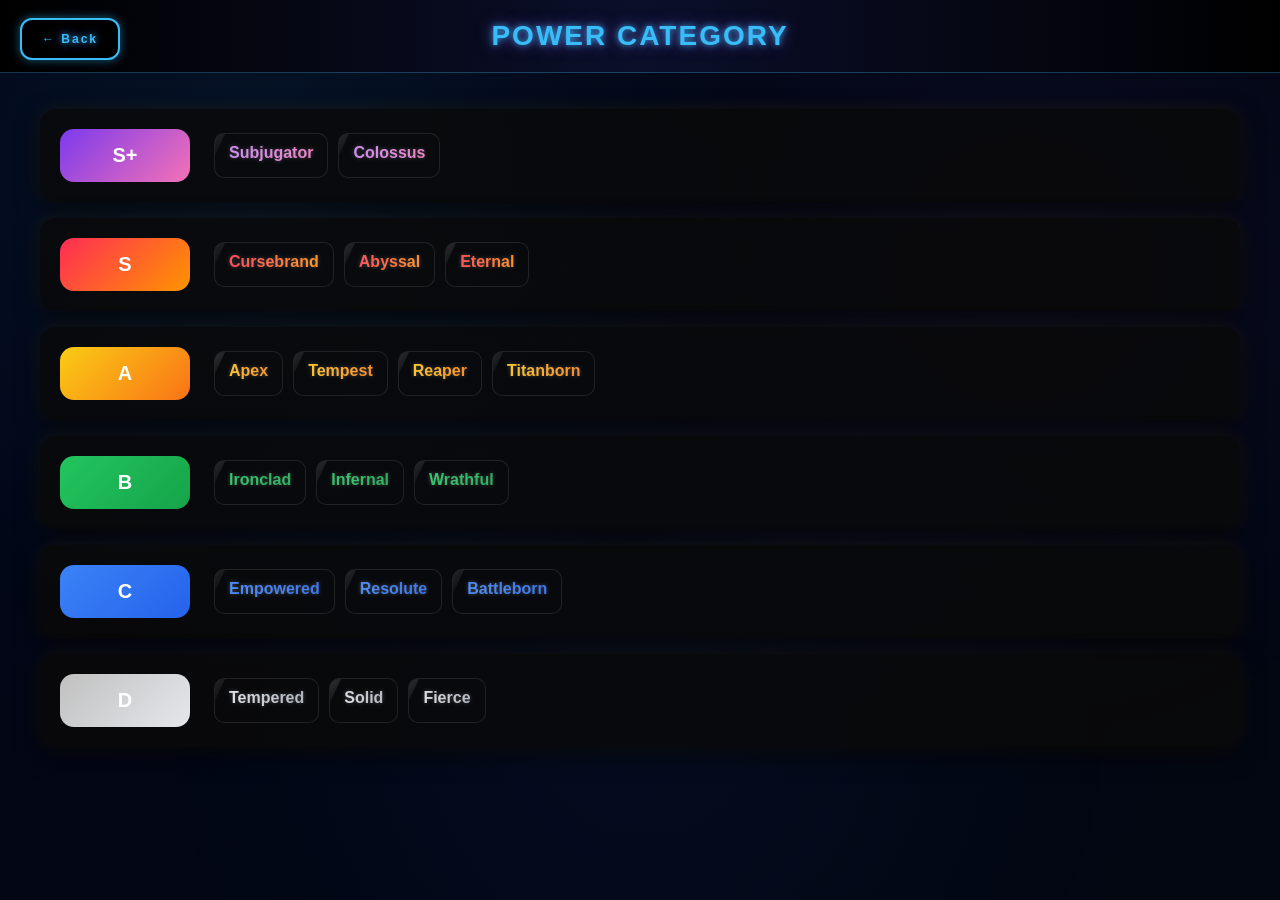
<file: power.html>
<!DOCTYPE html>
<html lang="tr">
<head>
<meta charset="UTF-8">
<meta name="viewport" content="width=device-width, initial-scale=1.0">
<title>Power</title>
<link rel="stylesheet" href="tier.css">
</head>

<body>

<header>POWER CATEGORY
<a href="index.html" class="back-btn">← Back</a>
</header>

<div class="container">

<div class="tier">
  <div class="tier-label splus">S+</div>
  <div class="tier-items">
    <div class="tier-item" onclick="openModal('Subjugator')">Subjugator</div>
    <div class="tier-item" onclick="openModal('Colossus')">Colossus</div>
  </div>
</div>

<div class="tier">
  <div class="tier-label s">S</div>
  <div class="tier-items">
    <div class="tier-item" onclick="openModal('Cursebrand')">Cursebrand</div>
    <div class="tier-item" onclick="openModal('Abyssal')">Abyssal</div>
    <div class="tier-item" onclick="openModal('Eternal')">Eternal</div>
  </div>
</div>

<div class="tier">
  <div class="tier-label a">A</div>
  <div class="tier-items">
    <div class="tier-item" onclick="openModal('Apex')">Apex</div>
    <div class="tier-item" onclick="openModal('Tempest')">Tempest</div>
    <div class="tier-item" onclick="openModal('Reaper')">Reaper</div>
    <div class="tier-item" onclick="openModal('Titanborn')">Titanborn</div>
  </div>
</div>

<div class="tier">
  <div class="tier-label b">B</div>
  <div class="tier-items">
    <div class="tier-item" onclick="openModal('Ironclad')">Ironclad</div>
    <div class="tier-item" onclick="openModal('Infernal')">Infernal</div>
    <div class="tier-item" onclick="openModal('Wrathful')">Wrathful</div>
  </div>
</div>

<div class="tier">
  <div class="tier-label c">C</div>
  <div class="tier-items">
    <div class="tier-item" onclick="openModal('Empowered')">Empowered</div>
    <div class="tier-item" onclick="openModal('Resolute')">Resolute</div>
    <div class="tier-item" onclick="openModal('Battleborn')">Battleborn</div>
  </div>
</div>

 <div class="tier">
  <div class="tier-label d">D</div>
  <div class="tier-items">
    <div class="tier-item" onclick="openModal('Tempered')">Tempered</div>
    <div class="tier-item" onclick="openModal('Solid')">Solid</div>
    <div class="tier-item" onclick="openModal('Fierce')">Fierce</div>
  </div>
</div>

</div>

<!-- =========================
     POPUP MODAL
========================= -->

<div id="powerModal" class="modal">
  <div class="modal-content">
    <span class="close" onclick="closeModal()">&times;</span>

    <h2 id="modalTitle"></h2>

    <p><strong>Pros:</strong> <span id="modalPros"></span></p>
  </div>
</div>

<script>
const powerData = {
  "Subjugator": {
    pros: "Best overall trait with massive stat spread and a useful slow effect. Great for both damage and control in fights. The only drawback is that the passive does not stack, but it still outperforms everything else.",
  },
  "Colossus": {
    pros: "Huge stat boosts across damage, HP, and boss damage. One of the best picks for raids and boss fights. Lacks utility effects, but raw power alone carries it to the top.",
  },
  "Cursebrand": {
    pros: "Strong stats with a stacking damage effect during combat. Works very well in longer fights. Needs consistent hits to shine, which can limit it in short fights.",
  },
  "Abyssal": {
    pros: "High damage with solid crit bonuses. Reliable and easy to use in any build. Does not have special effects, so it relies purely on stats.",
  },
  "Eternal": {
    pros: "Balanced stat spread with strong survivability. Performs well in both farming and bossing. Slightly less damage-focused than Abyssal.",
  },
  "Apex": {
    pros: "Good mix of stats with added luck. Useful for farming while still boosting combat. Does not specialize, so it feels weaker than higher tiers.",
  },
  "Tempest": {
    pros: "High damage with some crit support. A solid offensive option for most builds. Lacks survivability compared to better traits.",
  },
  "Titanborn": {
    pros: "High HP with decent damage. Great for survivability-focused builds. Damage output is not strong enough for top-tier play.",
  }, 
  "Reaper": {
    pros: "Balanced damage with crit boosts. Works well if you build around crits. Falls off without proper synergy.",
  },
  "Ironclad": {
    pros: "Good balance between damage and HP. Reliable but not exceptional. Lacks crit or utility bonuses to push it higher.",
  },
  "Infernal": {
    pros: "Adds crit damage along with decent stats. Useful in early-mid progression. Does not scale well into the late game.",
  },
  "Wrathful": {
    pros: "Decent damage with minor crit chance. Works fine early on. Limited overall impact compared to higher tiers.",
  },
  "Empowered": {
    pros: "Basic stat boost with decent scaling. Works early but fades quickly.",
  },
  "Resolute": {
    pros: "More HP-focused with average damage. Not ideal for damage builds.",
  },
  "Battleborn": {
    pros: "Balanced starter trait. Gets replaced once better options appear.",
  },
  "Tempered": {
    pros: "Small stat boost. Only useful at the very start.",
  },
  "Solid": {
    pros: "Slightly more HP-focused. Damage output is too low.",
  },
  "Fierce": {
    pros: "Basic damage increase. Quickly becomes irrelevant.",
  },
 };

function openModal(name){
  const data = powerData[name];

  if(!data){
    alert("Bu power için veri eklenmemiş!");
    return;
  }

  const modal = document.getElementById("powerModal");
  const content = document.querySelector(".modal-content");

  // TEXTLER
  document.getElementById("modalTitle").innerText = name;
  document.getElementById("modalPros").innerText = data.pros;

  // 🔥 TÜM RENKLERİ SİL
  content.classList.remove("splus","s","a","b","c");

  // 🔥 TIER BUL (HTML'den)
  const item = [...document.querySelectorAll(".tier-item")]
    .find(el => el.innerText === name);

  const tierLabel = item.closest(".tier").querySelector(".tier-label");

  // 🔥 CLASS EKLE
  if(tierLabel.classList.contains("splus")) content.classList.add("splus");
  if(tierLabel.classList.contains("s")) content.classList.add("s");
  if(tierLabel.classList.contains("a")) content.classList.add("a");
  if(tierLabel.classList.contains("b")) content.classList.add("b");
  if(tierLabel.classList.contains("c")) content.classList.add("c");

  modal.style.display = "flex";
}

function closeModal(){
  document.getElementById("powerModal").style.display = "none";
}

window.onclick = function(e){
  const modal = document.getElementById("powerModal");
  if(e.target === modal){
    modal.style.display = "none";
  }
}
</script>

</body>
</html>
</file>
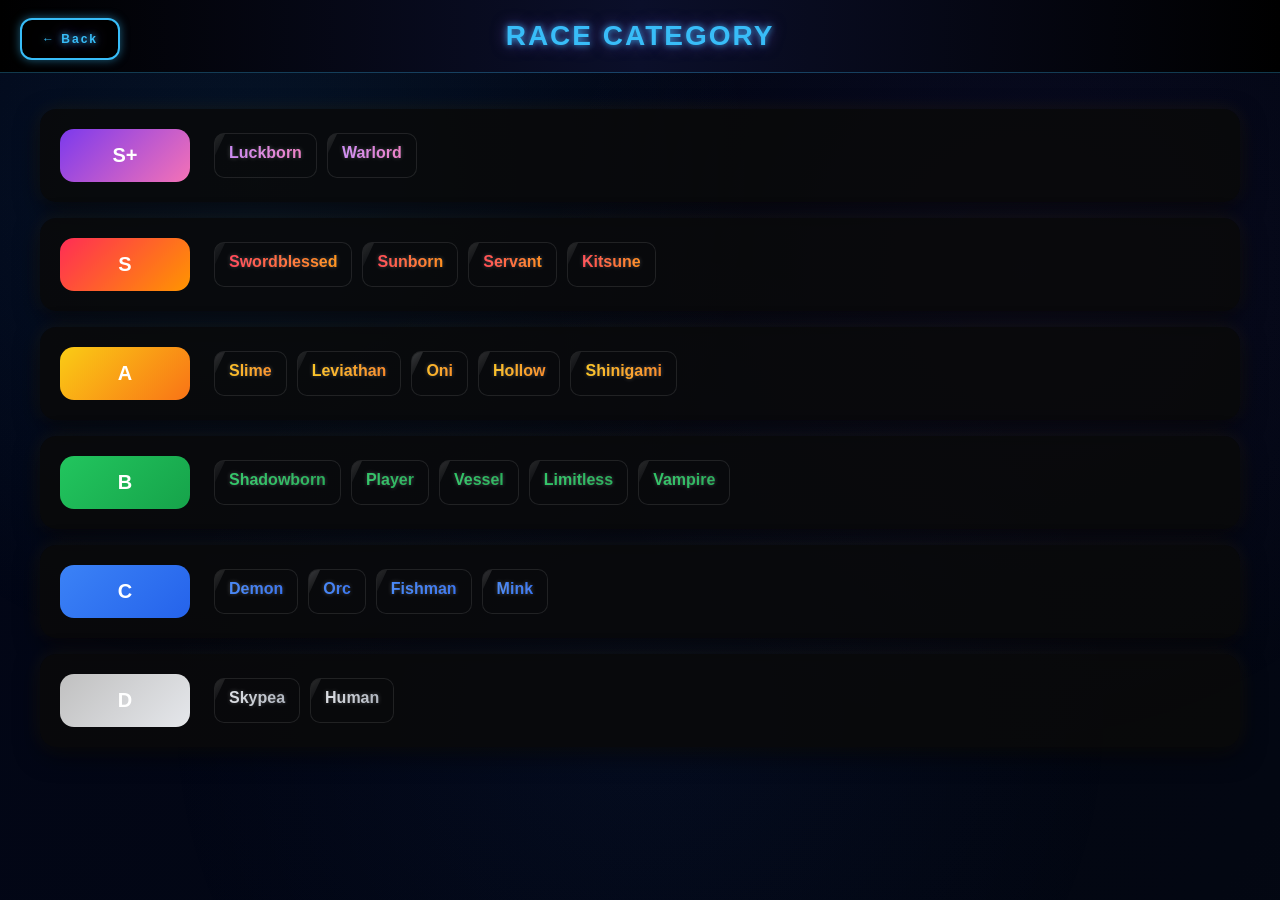
<file: race.html>
<!DOCTYPE html>
<html lang="tr">
<head>
<meta charset="UTF-8">
<meta name="viewport" content="width=device-width, initial-scale=1.0">
<title>Race</title>
<link rel="stylesheet" href="tier.css">
</head>

<body>

<header>RACE CATEGORY
<a href="index.html" class="back-btn">← Back</a>
</header>

<div class="container">

<div class="tier">
  <div class="tier-label splus">S+</div>
  <div class="tier-items">
    <div class="tier-item" onclick="openModal('Luckborn')">Luckborn</div>
    <div class="tier-item" onclick="openModal('Warlord')">Warlord</div>
  </div>
</div>

<div class="tier">
  <div class="tier-label s">S</div>
  <div class="tier-items">
    <div class="tier-item" onclick="openModal('Swordblessed')">Swordblessed</div>
    <div class="tier-item" onclick="openModal('Sunborn')">Sunborn</div>
    <div class="tier-item" onclick="openModal('Servant')">Servant</div>
    <div class="tier-item" onclick="openModal('Kitsune')">Kitsune</div>
  </div>
</div>

<div class="tier">
  <div class="tier-label a">A</div>
  <div class="tier-items">
    <div class="tier-item" onclick="openModal('Slime')">Slime</div>
    <div class="tier-item" onclick="openModal('Leviathan')">Leviathan</div>
    <div class="tier-item" onclick="openModal('Oni')">Oni</div>
    <div class="tier-item" onclick="openModal('Hollow')">Hollow</div>
    <div class="tier-item" onclick="openModal('Shinigami')">Shinigami</div>
  </div>
</div>

<div class="tier">
  <div class="tier-label b">B</div>
  <div class="tier-items">
    <div class="tier-item" onclick="openModal('Shadowborn')">Shadowborn</div>
    <div class="tier-item" onclick="openModal('Player')">Player</div>
    <div class="tier-item" onclick="openModal('Vessel')">Vessel</div>
    <div class="tier-item" onclick="openModal('Limitless')">Limitless</div>
    <div class="tier-item" onclick="openModal('Vampire')">Vampire</div>

  </div>
</div>

<div class="tier">
  <div class="tier-label c">C</div>
  <div class="tier-items">
    <div class="tier-item" onclick="openModal('Demon')">Demon</div>
    <div class="tier-item" onclick="openModal('Orc')">Orc</div>
    <div class="tier-item" onclick="openModal('Fishman')">Fishman</div>
    <div class="tier-item" onclick="openModal('Mink')">Mink</div>
  </div>
</div>

 <div class="tier">
  <div class="tier-label d">D</div>
  <div class="tier-items">
    <div class="tier-item" onclick="openModal('Skypea')">Skypea</div>
    <div class="tier-item" onclick="openModal('Human')">Human</div>
  </div>
</div>

</div>

<!-- =========================
     POPUP MODAL
========================= -->

<div id="raceModal" class="modal">
  <div class="modal-content">
    <span class="close" onclick="closeModal()">&times;</span>

    <h2 id="modalTitle"></h2>

    <p><strong>Pros:</strong> <span id="modalPros"></span></p>
  </div>
</div>

<script>
const raceData = {
  "Luckborn": {
    pros: "Luckborn gives the best luck stat bonus among all Sailor Piece races. On top of that, it improves both melee and sword damage.",
  },
  "Warlord": {
    pros: "Warlord gives massive HP, damage boosts, melee damage multipliers with low lifesteal. However, it has the best damage multiplier in the game.",
  },
  "Swordblessed": {
    pros: "Great for the sword users as it improves sword damage significantly. However, not the best in terms of overall damage.",
  },
  "Sunborn": {
    pros: "Sunborn gives massive HP, damage boosts, sword damage multipliers, and lifesteal. It is one of the strongest all around races for both survivability and DPS.",
  },
  "Servant": {
    pros: "Servant is perfect for melee builds thanks to its strong melee multiplier and high HP bonus. The lifesteal and damage reduction make it very tanky in boss fights.",
  },
  "Kitsune": {
    pros: "Kitsune provides strong overall damage bonuses and a powerful luck multiplier. This makes it the best race for grinding and farming rare drops.",
  },
  "Slime": {
    pros: "Slime offers excellent survivability and sword scaling. It is one of the best races for sword focused builds.",
  }, 
  "Leviathan": {
    pros: "Leviathan has high lifesteal and solid damage bonuses. This makes it strong for long boss fights.",
  },
  "Oni": {
    pros: "Oni focuses on melee damage and durability. It works very well with melee specs but is less flexible for other builds.",
  },
  "Hollow": {
    pros: "Hollow gives strong bonuses for Ichigo builds. Outside of that weapon, its value decreases slightly.",
  },
  "Shinigami": {
    pros: "Shinigami boosts Aizen builds significantly. It is still useful thanks to its solid HP and damage stats.",
  },
  "Shadowborn": {
    pros: "Shadowborn is powerful when paired with Shadow swords. Without that synergy, it becomes more average.",
  },
  "Player": {
    pros: "Player offers balanced stats and boosts Jinwoo swords. Its usefulness depends on the weapon you use.",
  },
  "Vessel": {
    pros: "Vessel works best with Sukuna builds. Outside of that, its bonuses are fairly average.",
  },
  "Limitless": {
    pros: "Limitless boosts Gojo melee abilities but lacks strong general bonuses.",
  },
  "Vampire": {
    pros: "Vampire provides lifesteal and decent damage. However, the overall stat values are lower than higher tier races.",
  },
  "Demon": {
    pros: "Demon gives sprint speed and some basic damage bonuses. It works early on but quickly becomes outclassed.",
  },
  "Orc": {
    pros: "Orc provides minor HP and damage increases. It is useful in the early game but nothing more.",
  },
  "Fishman": {
    pros: "Fishman increases money and experience gain. While useful for leveling, it does not help combat much.",
  },
  "Mink": {
    pros: "Mink improves movement stats like jump height and speed. Unfortunately, it offers no damage bonuses.",
  },
  "Skypea": {
    pros: "Skypea only grants extra jumps. It provides almost no combat advantage.",
  },
  "Human": {
    pros: "Human has no stat bonuses at all. It should be rerolled as soon as possible.",
  },
 };

function openModal(name){
  const data = raceData[name];

  if(!data){
    alert("Bu race için veri eklenmemiş!");
    return;
  }

  const modal = document.getElementById("raceModal");
  const content = document.querySelector(".modal-content");

  // TEXTLER
  document.getElementById("modalTitle").innerText = name;
  document.getElementById("modalPros").innerText = data.pros;

  // 🔥 TÜM RENKLERİ SİL
  content.classList.remove("splus","s","a","b","c");

  // 🔥 TIER BUL (HTML'den)
  const item = [...document.querySelectorAll(".tier-item")]
    .find(el => el.innerText === name);

  const tierLabel = item.closest(".tier").querySelector(".tier-label");

  // 🔥 CLASS EKLE
  if(tierLabel.classList.contains("splus")) content.classList.add("splus");
  if(tierLabel.classList.contains("s")) content.classList.add("s");
  if(tierLabel.classList.contains("a")) content.classList.add("a");
  if(tierLabel.classList.contains("b")) content.classList.add("b");
  if(tierLabel.classList.contains("c")) content.classList.add("c");

  modal.style.display = "flex";
}

function closeModal(){
  document.getElementById("raceModal").style.display = "none";
}

window.onclick = function(e){
  const modal = document.getElementById("raceModal");
  if(e.target === modal){
    modal.style.display = "none";
  }
}
</script>

</body>
</html>
</file>
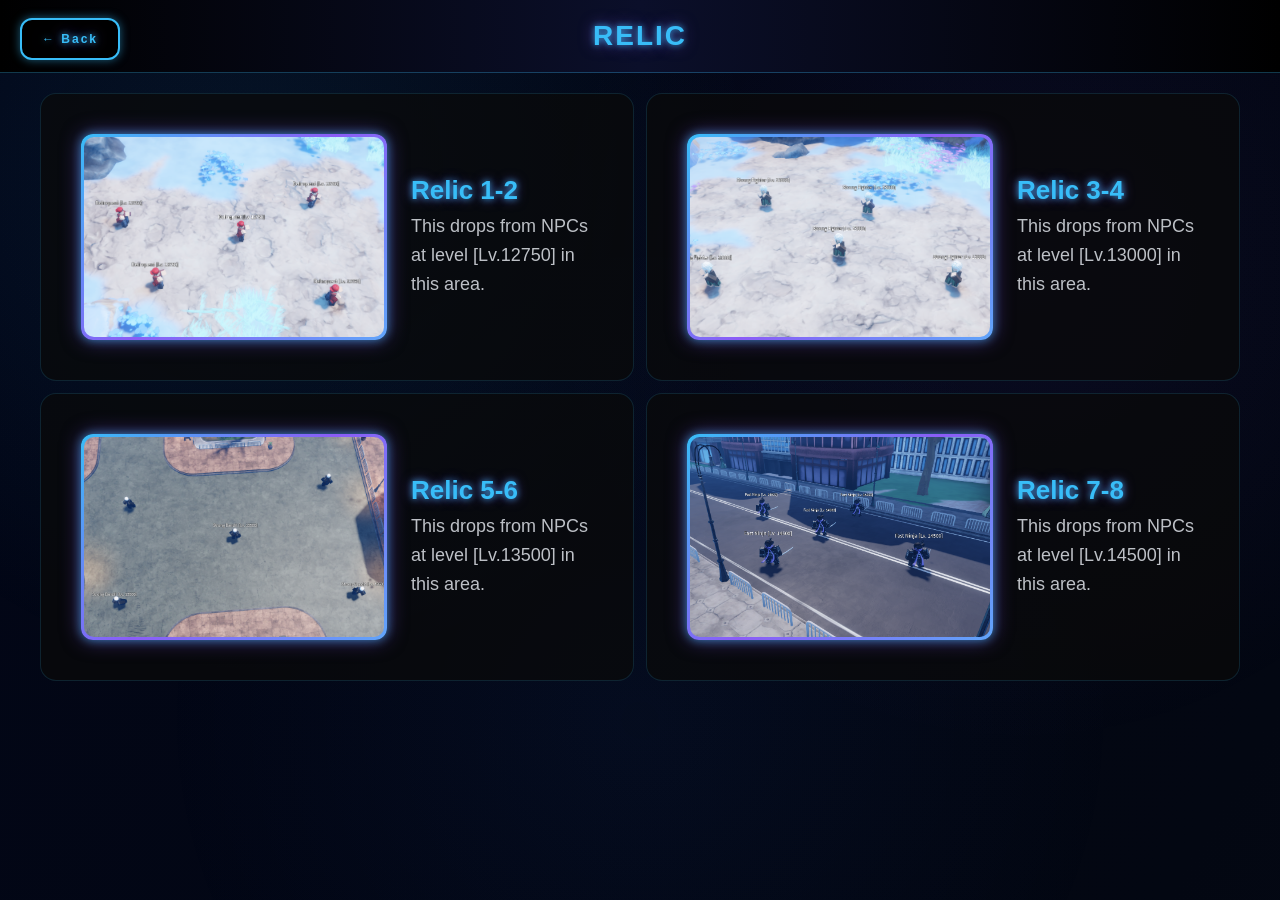
<file: relic.html>
<!DOCTYPE html>
<html lang="tr">
<head>
<meta charset="UTF-8">
<meta name="viewport" content="width=device-width, initial-scale=1.0">
<title>Relic - Serdar Sons</title>
<link rel="stylesheet" href="tier.css">
</head>

<body>

<header>RELIC
<a href="index.html" class="back-btn">← Back</a>
</header>

<div class="container">

<div class="relic-grid">

  <div class="relic-item">
    <div class="relic-img">
      <img src="image1.png" alt="Relic 1-2">
    </div>
    <div class="relic-content">
      <div class="relic-title">Relic 1-2</div>
      <div class="relic-desc">
        This drops from NPCs at level [Lv.12750] in this area.
      </div>
    </div>
  </div>

  <div class="relic-item">
    <div class="relic-img">
      <img src="image2.png" alt="Relic 3-4">
    </div>
    <div class="relic-content">
      <div class="relic-title">Relic 3-4</div>
      <div class="relic-desc">
        This drops from NPCs at level [Lv.13000] in this area.
      </div>
    </div>
  </div>

  <div class="relic-item">
    <div class="relic-img">
      <img src="image3.png" alt="Relic 5-6">
    </div>
    <div class="relic-content">
      <div class="relic-title">Relic 5-6</div>
      <div class="relic-desc">
        This drops from NPCs at level [Lv.13500] in this area.
      </div>
    </div>
  </div>

  <div class="relic-item">
    <div class="relic-img">
      <img src="image4.png" alt="Relic 7-8">
    </div>
    <div class="relic-content">
      <div class="relic-title">Relic 7-8</div>
      <div class="relic-desc">
        This drops from NPCs at level [Lv.14500] in this area.
      </div>
    </div>
  </div>

</div>

</div>

<body class="relic-page">

</body>
</html>
</file>
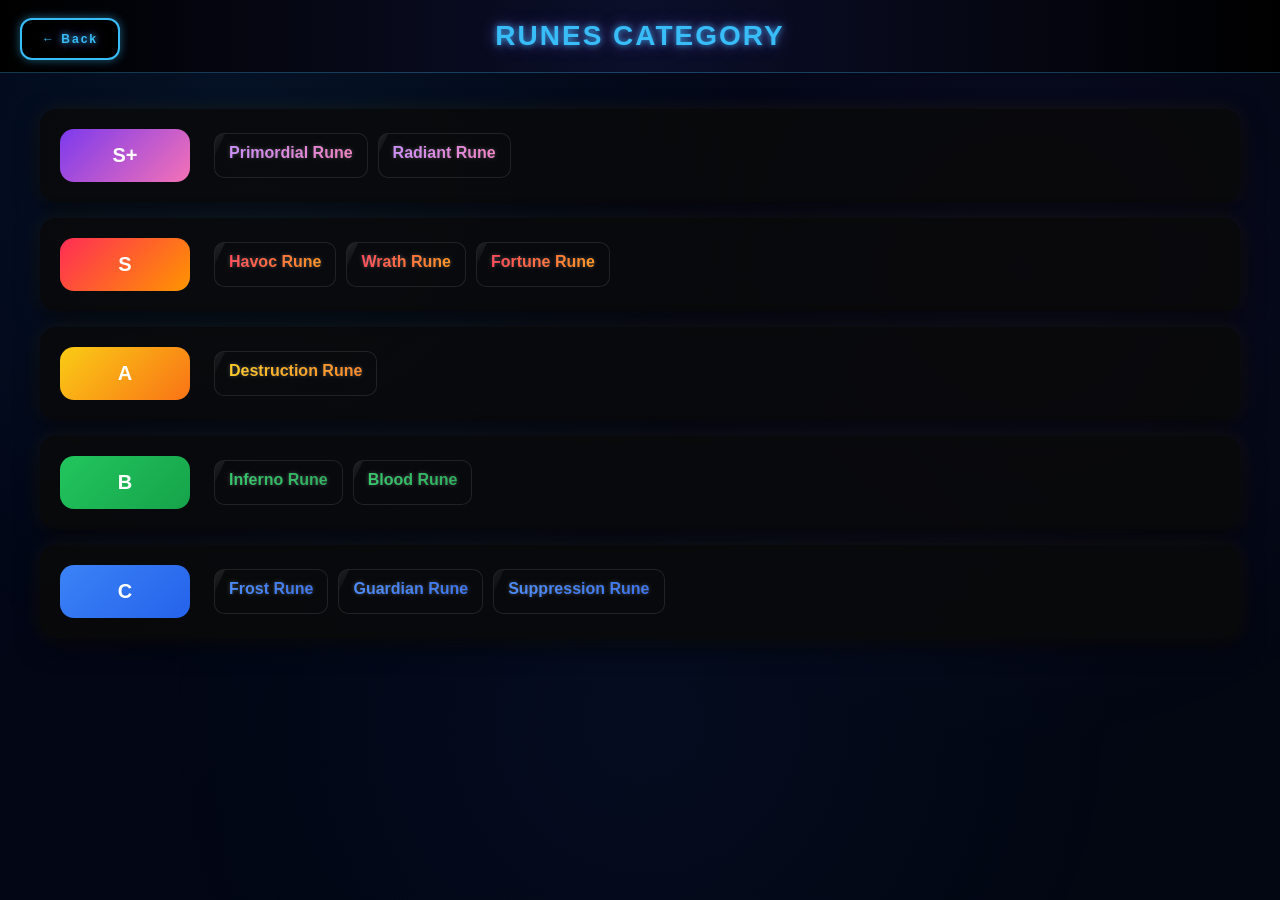
<file: rune.html>
<!DOCTYPE html>
<html lang="tr">
<head>
<meta charset="UTF-8">
<meta name="viewport" content="width=device-width, initial-scale=1.0">
<title>Runes</title>
<link rel="stylesheet" href="tier.css">
</head>

<body>

<header>RUNES CATEGORY
<a href="index.html" class="back-btn">← Back</a>
</header>

<div class="container">

  <!-- S+ -->
  <div class="tier">
    <div class="tier-label splus">S+</div>
    <div class="tier-items">
      <div class="tier-item" onclick="openModal('Primordial Rune')">Primordial Rune</div>
      <div class="tier-item" onclick="openModal('Radiant Rune')">Radiant Rune</div>
    </div>
  </div>

  <!-- S -->
  <div class="tier">
    <div class="tier-label s">S</div>
    <div class="tier-items">
      <div class="tier-item" onclick="openModal('Havoc Rune')">Havoc Rune</div>
      <div class="tier-item" onclick="openModal('Wrath Rune')">Wrath Rune</div>
      <div class="tier-item" onclick="openModal('Fortune Rune')">Fortune Rune</div>
    </div>
  </div>

  <!-- A -->
  <div class="tier">
    <div class="tier-label a">A</div>
    <div class="tier-items">
      <div class="tier-item" onclick="openModal('Destruction Rune')">Destruction Rune</div>
    </div>
  </div>

  <!-- B -->
  <div class="tier">
    <div class="tier-label b">B</div>
    <div class="tier-items">
      <div class="tier-item" onclick="openModal('Inferno Rune')">Inferno Rune</div>
      <div class="tier-item" onclick="openModal('Blood Rune')">Blood Rune</div>
    </div>
  </div>

  <!-- C -->
  <div class="tier">
    <div class="tier-label c">C</div>
    <div class="tier-items">
      <div class="tier-item" onclick="openModal('Frost Rune')">Frost Rune</div>
      <div class="tier-item" onclick="openModal('Guardian Rune')">Guardian Rune</div>
      <div class="tier-item" onclick="openModal('Suppression Rune')">Suppression Rune</div>
    </div>
  </div>

</div>

<!-- =========================
     POPUP MODAL
========================= -->

<div id="runesModal" class="modal">
  <div class="modal-content">
    <span class="close" onclick="closeModal()">&times;</span>

    <h2 id="modalTitle"></h2>

    <p><strong>Pros:</strong> <span id="modalPros"></span></p>
  </div>
</div>

<script>
const runesData = {
  "Primordial Rune": {
    pros: "This secret Rune is the best DPS rune in the game.",
  },
  "Radiant Rune": {
    pros: "Radiant Rune is the best rune for farming as it improves luck and drop.",
  },
  "Havoc Rune": {
    pros: "Havoc Rune is the best Rune in the Sailor Piece for DPS, as it provides the maximum damage boost of 82%. The insane damage boost can be very useful for solo clearing bosses and endgame grinding.",
  },
  "Wrath Rune": {
    pros: "Wrath Rune provides the second highest damage boosts in the game. It is one of the best options, if you don’t have Havoc Rune and want to maximize DPS.",
  },
  "Fortune Rune": {
    pros: "Fortune Rune increases your luck, which improves the chance of rare drops. This makes it extremely valuable for farming bosses and rare items.",
  },
  "Destruction Rune": {
    pros: "Destruction Rune provides a strong damage boost, but not as high as Havoc and Wrath.",
  },
  "Inferno Rune": {
    pros: "Inferno Rune applies burn damage over time to enemies. It is useful in longer fights but weaker than direct damage boosts.",
  }, 
  "Blood Rune": {
    pros: "Blood Rune causes enemies to bleed for extra damage over time. The effect is decent but not as impactful as higher-tier runes.",
  },
  "Frost Rune": {
    pros: "Frost Rune can freeze enemies briefly and increase damage slightly. However, the effect is situational and not very reliable.",
  },
  "Guardian Rune": {
    pros: "Guardian Rune increases your maximum HP, which improves survivability. Unfortunately, it does not boost damage, which limits its usefulness.",
  },
  "Suppression Rune": {
    pros: "Suppression Rune provides a small amount of damage reduction. The effect is minor compared to other rune bonuses.",
  },

 };

function openModal(name){
  const data = runesData[name];

  if(!data){
    alert("Bu runes için veri eklenmemiş!");
    return;
  }

  const modal = document.getElementById("runesModal");
  const content = document.querySelector(".modal-content");

  // TEXTLER
  document.getElementById("modalTitle").innerText = name;
  document.getElementById("modalPros").innerText = data.pros;

  // 🔥 TÜM RENKLERİ SİL
  content.classList.remove("splus","s","a","b","c");

  // 🔥 TIER BUL (HTML'den)
  const item = [...document.querySelectorAll(".tier-item")]
    .find(el => el.innerText === name);

  const tierLabel = item.closest(".tier").querySelector(".tier-label");

  // 🔥 CLASS EKLE
  if(tierLabel.classList.contains("splus")) content.classList.add("splus");
  if(tierLabel.classList.contains("s")) content.classList.add("s");
  if(tierLabel.classList.contains("a")) content.classList.add("a");
  if(tierLabel.classList.contains("b")) content.classList.add("b");
  if(tierLabel.classList.contains("c")) content.classList.add("c");

  modal.style.display = "flex";
}

function closeModal(){
  document.getElementById("runesModal").style.display = "none";
}

window.onclick = function(e){
  const modal = document.getElementById("runesModal");
  if(e.target === modal){
    modal.style.display = "none";
  }
}
</script>

</body>
</html>
</file>
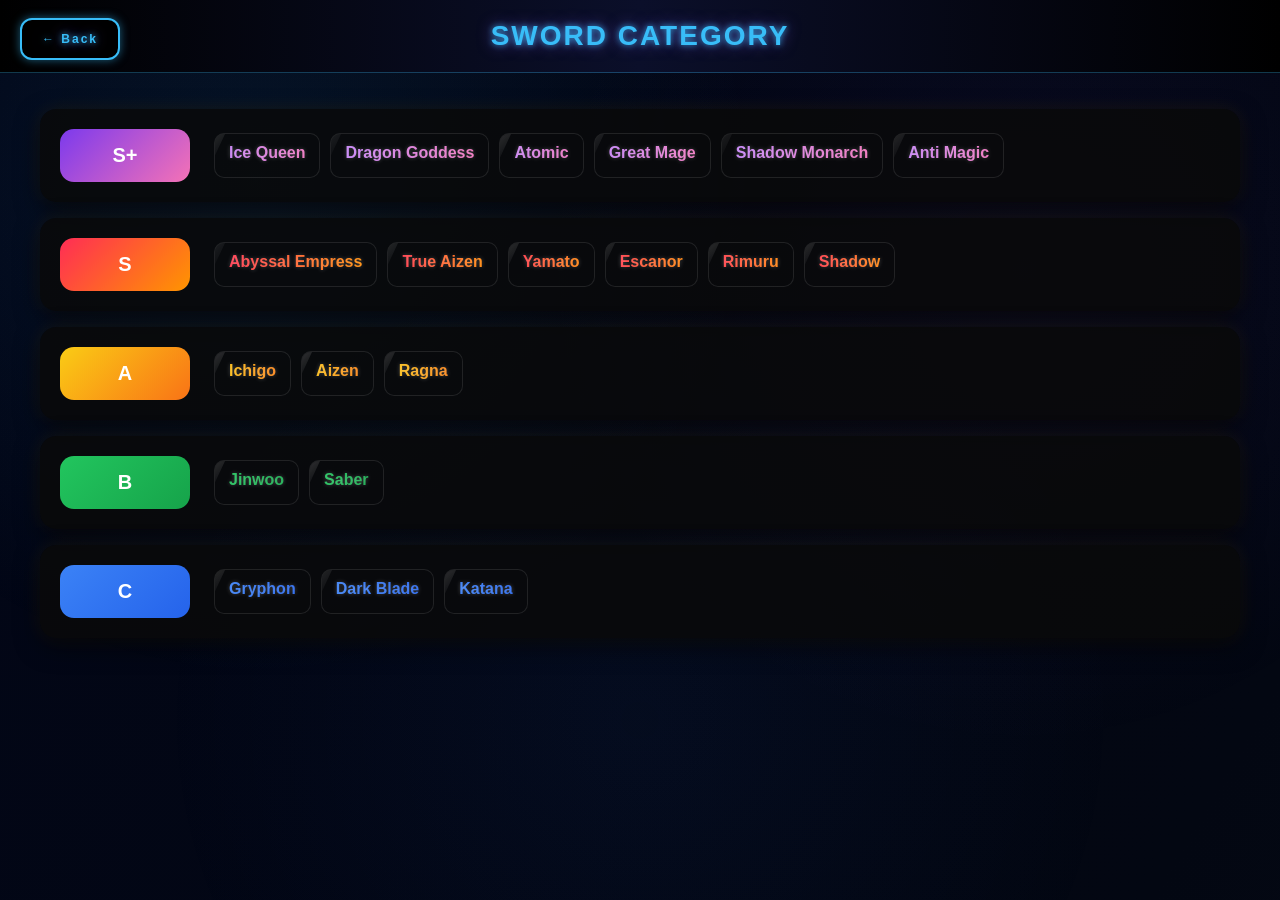
<file: sword.html>
<!DOCTYPE html>
<html lang="tr">
<head>
<meta charset="UTF-8">
<meta name="viewport" content="width=device-width, initial-scale=1.0">
<title>Sword</title>
<link rel="stylesheet" href="tier.css">
</head>

<body>

<header>SWORD CATEGORY
<a href="index.html" class="back-btn">← Back</a>
</header>

<div class="container">

<div class="tier">
  <div class="tier-label splus">S+</div>
  <div class="tier-items">
    <div class="tier-item" onclick="openModal('Ice Queen')">Ice Queen</div>
    <div class="tier-item" onclick="openModal('Dragon Goddess')">Dragon Goddess</div>
    <div class="tier-item" onclick="openModal('Atomic')">Atomic</div>
    <div class="tier-item" onclick="openModal('Great Mage')">Great Mage</div>
    <div class="tier-item" onclick="openModal('Shadow Monarch')">Shadow Monarch</div>
    <div class="tier-item" onclick="openModal('Anti Magic')">Anti Magic</div>
  </div>
</div>

<div class="tier">
  <div class="tier-label s">S</div>
  <div class="tier-items">
    <div class="tier-item" onclick="openModal('Abyssal Empress')">Abyssal Empress</div>
    <div class="tier-item" onclick="openModal('True Aizen')">True Aizen</div>
    <div class="tier-item" onclick="openModal('Yamato')">Yamato</div>
    <div class="tier-item" onclick="openModal('Escanor')">Escanor</div>
    <div class="tier-item" onclick="openModal('Rimuru')">Rimuru</div>
    <div class="tier-item" onclick="openModal('Shadow')">Shadow</div>
  </div>
</div>

<div class="tier">
  <div class="tier-label a">A</div>
  <div class="tier-items">
    <div class="tier-item" onclick="openModal('Ichigo')">Ichigo</div>
    <div class="tier-item" onclick="openModal('Aizen')">Aizen</div>
    <div class="tier-item" onclick="openModal('Ragna')">Ragna</div>
  </div>
</div>

<div class="tier">
  <div class="tier-label b">B</div>
  <div class="tier-items">
    <div class="tier-item" onclick="openModal('Jinwoo')">Jinwoo</div>
    <div class="tier-item" onclick="openModal('Saber')">Saber</div>
  </div>
</div>

<div class="tier">
  <div class="tier-label c">C</div>
  <div class="tier-items">
    <div class="tier-item" onclick="openModal('Gryphon')">Gryphon</div>
    <div class="tier-item" onclick="openModal('Dark Blade')">Dark Blade</div>
    <div class="tier-item" onclick="openModal('Katana')">Katana</div>
  </div>
</div>

</div>

<!-- =========================
     POPUP MODAL
========================= -->

<div id="swordModal" class="modal">
  <div class="modal-content">
    <span class="close" onclick="closeModal()">&times;</span>

    <h2 id="modalTitle"></h2>

    <p><strong>Pros:</strong> <span id="modalPros"></span></p>
    <p><strong>Cons:</strong> <span id="modalCons"></span></p>
    <p><strong>Location:</strong> <span id="modalLocation"></span></p>
    <p><strong>Requirements:</strong> <span id="modalReq"></span></p>
  </div>
</div>

<script>
const swordData = {
  "Anti Magic": {
    pros: "Massive F damage and multiple obtainment",
    cons: "Weak rest of the ability kit",
    location: "Punch Island",
    req: "Crystal Defense drops or Defense Shop"
  },
  "Ice Queen": {
    pros: "Best AOE and burst damage with low cooldowns",
    cons: "Weak F ability range",
    location: "Boss Island",
    req: "Frost Empress Title and Ice Queen materials"
  },
  "Dragon Goddess": {
    pros: "Some abilities are weaker than Ice Queen",
    cons: "NNeed high luck to obtain",
    location: "Open or Deep Sea in Sea 2",
    req: "Drops from Sea Beasts"
  },
  "Atomic": {
    pros: "Strong F damage",
    cons: "Very difficult to obtain",
    location: "Lawless Island",
    req: "Shadow Sword, Eminence Incarnate Title, Atomic materials"
  },
  "Great Mage": {
    pros: "Weaker AOE than Atomic",
    cons: "Easy to obtain",
    location: "Easter Island",
    req: "Ancient Mage Title and Great Mage materials, Purchase from Easter shop"
  },
  "Shadow Monarch": {
    pros: "High damage in the game, excellent burst skills",
    cons: "Very difficult to obtain",
    location: "Dungeon Island",
    req: "King of Shadows Title, Jinwoo Sword, Monarch materials"
  },
  "Abyssal Empress": {
    pros: "Great late-game sword and easy to obtain",
    cons: "Requires hours of farming in the tower",
    location: "Tower Island",
    req: "Infinite Tower drop or shop"
  },
  "True Aizen": {
    pros: "High damage and fast",
    cons: "Very difficult to obtain",
    location: "Soul Dominion",
    req: "Aizen Sword, Transcendent Being Title, True Aizen materials"
  }, 
  "Yamato": {
    pros: "High DPS with large AoE coverage and Fast",
    cons: "Hardest acquisition in the game",
    location: "Judgement Island",
    req: "Blade Sovereign Title, Yamato materials, Swordblessed race"
  },
  "Escanor": {
    pros: "Massive AoE damage and strong overall DPS",
    cons: "Hard to farm drop",
    location: "Escanor Boss",
    req: "Boss Rush drop"
  },
  "Rimuru": {
    pros: "Great AoE and cooldowns, strong for grinding",
    cons: "Long animations",
    location: "Slime Island",
    req: "Demon Lord Title and materials"
  },
  "Shadow": {
    pros: "Fast attacks and strong M1 damage",
    cons: "Long mastery grind",
    location: "Dungeon Island",
    req: "Shadow materials"
  },
  "Ichigo": {
    pros: "Excellent mid game sword with fast skills",
    cons: "No F move",
    location: "Hollow Island",
    req: "Boss tickets or crafting"
  },
  "Aizen": {
    pros: "Solid AoE and iFrames",
    cons: "Weak without mastery",
    location: "Hollow Island",
    req: "Crafting materials"
  },
  "Ragna": {
    pros: "Decent damage",
    cons: "Currently unobtainable",
    location: "Snow Island",
    req: "Crafting materials"
  },
  "Jinwoo": {
    pros: "Good mid game sword",
    cons: "Lowest DPS among mythicals",
    location: "Sailor Island",
    req: "Crafting materials"
  },
  "Saber": {
    pros: "Easy to obtain and useful early",
    cons: "Much weaker than mythic swords",
    location: "Boss Island",
    req: "Boss drop"
  },
  "Gryphon": {
    pros: "Starter sword option for beginning players",
    cons: "Saber has more moves",
    location: "Shibuya Station",
    req: "650,000 Gold and 650 Gems"
  },
  "Dark Blade": {
    pros: "Decent early grinding weapon",
    cons: "Gryphon is stronger",
    location: "Snow Island",
    req: "Cash and Gems"
  },
  "Katana": {
    pros: "Basic early game weapon",
    cons: "Very weak compared to others",
    location: "Starter Island",
    req: "Cash purchase"
  },
};

function openModal(name){
  const data = swordData[name];

  if(!data){
    alert("Bu sword için veri eklenmemiş!");
    return;
  }

  const modal = document.getElementById("swordModal");
  const content = document.querySelector(".modal-content");

  // TEXTLER
  document.getElementById("modalTitle").innerText = name;
  document.getElementById("modalPros").innerText = data.pros;
  document.getElementById("modalCons").innerText = data.cons;
  document.getElementById("modalLocation").innerText = data.location;
  document.getElementById("modalReq").innerText = data.req;

  // 🔥 TÜM RENKLERİ SİL
  content.classList.remove("splus","s","a","b","c");

  // 🔥 TIER BUL (HTML'den)
  const item = [...document.querySelectorAll(".tier-item")]
    .find(el => el.innerText === name);

  const tierLabel = item.closest(".tier").querySelector(".tier-label");

  // 🔥 CLASS EKLE
  if(tierLabel.classList.contains("splus")) content.classList.add("splus");
  if(tierLabel.classList.contains("s")) content.classList.add("s");
  if(tierLabel.classList.contains("a")) content.classList.add("a");
  if(tierLabel.classList.contains("b")) content.classList.add("b");
  if(tierLabel.classList.contains("c")) content.classList.add("c");

  modal.style.display = "flex";
}

function closeModal(){
  document.getElementById("swordModal").style.display = "none";
}

window.onclick = function(e){
  const modal = document.getElementById("swordModal");
  if(e.target === modal){
    modal.style.display = "none";
  }
}
</script>

</body>
</html>
</file>
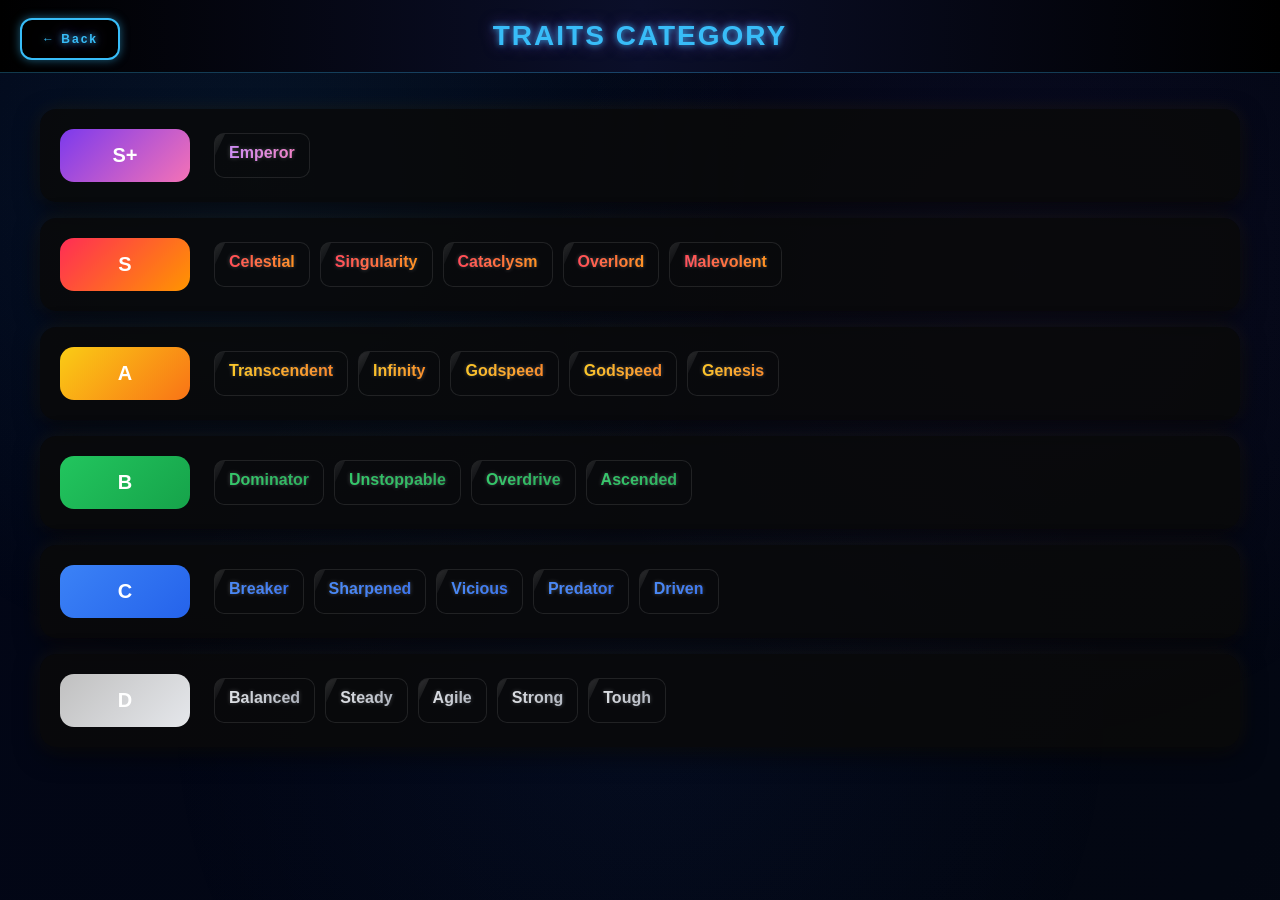
<file: traits.html>
<!DOCTYPE html>
<html lang="tr">
<head>
<meta charset="UTF-8">
<meta name="viewport" content="width=device-width, initial-scale=1.0">
<title>Traits</title>
<link rel="stylesheet" href="tier.css">
</head>

<body>

<header>TRAITS CATEGORY
<a href="index.html" class="back-btn">← Back</a>
</header>

<div class="container">

<div class="tier">
  <div class="tier-label splus">S+</div>
  <div class="tier-items">
    <div class="tier-item" onclick="openModal('Emperor')">Emperor</div>
  </div>
</div>

<div class="tier">
  <div class="tier-label s">S</div>
  <div class="tier-items">
    <div class="tier-item" onclick="openModal('Celestial')">Celestial</div>
    <div class="tier-item" onclick="openModal('Singularity')">Singularity</div>
    <div class="tier-item" onclick="openModal('Cataclysm')">Cataclysm</div>
    <div class="tier-item" onclick="openModal('Overlord')">Overlord</div>
    <div class="tier-item" onclick="openModal('Malevolent')">Malevolent</div>
  </div>
</div>

<div class="tier">
  <div class="tier-label a">A</div>
  <div class="tier-items">
    <div class="tier-item" onclick="openModal('Transcendent')">Transcendent</div>
    <div class="tier-item" onclick="openModal('Infinity')">Infinity</div>
    <div class="tier-item" onclick="openModal('Godspeed')">Godspeed</div>
    <div class="tier-item" onclick="openModal('Godspeed')">Godspeed</div>
    <div class="tier-item" onclick="openModal('Genesis')">Genesis</div>
  </div>
</div>

<div class="tier">
  <div class="tier-label b">B</div>
  <div class="tier-items">
    <div class="tier-item" onclick="openModal('Dominator')">Dominator</div>
    <div class="tier-item" onclick="openModal('Unstoppable')">Unstoppable</div>
    <div class="tier-item" onclick="openModal('Overdrive')">Overdrive</div>
    <div class="tier-item" onclick="openModal('Ascended')">Ascended</div>
  </div>
</div>

<div class="tier">
  <div class="tier-label c">C</div>
  <div class="tier-items">
    <div class="tier-item" onclick="openModal('Breaker')">Breaker</div>
    <div class="tier-item" onclick="openModal('Sharpened')">Sharpened</div>
    <div class="tier-item" onclick="openModal('Vicious')">Vicious</div>
    <div class="tier-item" onclick="openModal('Predator')">Predator</div>
    <div class="tier-item" onclick="openModal('Driven')">Driven</div>
  </div>
</div>

 <div class="tier">
  <div class="tier-label d">D</div>
  <div class="tier-items">
    <div class="tier-item" onclick="openModal('Balanced')">Balanced</div>
    <div class="tier-item" onclick="openModal('Steady')">Steady</div>
    <div class="tier-item" onclick="openModal('Agile')">Agile</div>
    <div class="tier-item" onclick="openModal('Strong')">Strong</div>
    <div class="tier-item" onclick="openModal('Tough')">Tough</div>
  </div>
</div>

</div>

<!-- =========================
     POPUP MODAL
========================= -->

<div id="traitsModal" class="modal">
  <div class="modal-content">
    <span class="close" onclick="closeModal()">&times;</span>

    <h2 id="modalTitle"></h2>

    <p><strong>Pros:</strong> <span id="modalPros"></span></p>
  </div>
</div>

<script>
const traitsData = {
  "Emperor": {
    pros: "Best damage boost traits in the game along with the best cooldown reduction.",
  },
  "Celestial": {
    pros: "Celestial provides extremely high damage scaling along with strong defense bonuses. The cooldown reduction also makes abilities available more often.",
  },
  "Singularity": {
    pros: "Singularity offers high damage multipliers and excellent defensive scaling. It is one of the most balanced and powerful traits available.",
  },
  "Cataclysm": {
    pros: "Cataclysm focuses heavily on damage output while still providing strong defensive bonuses. It works well with nearly every build.",
  },
  "Overlord": {
    pros: "Overlord has massive defense scaling and high damage bonuses. It is very strong in difficult boss fights and late game content.",
  },
  "Malevolent": {
    pros: "Malevolent offers excellent damage multipliers and cooldown reduction. It is slightly weaker than the top traits but still extremely powerful.",
  },
  "Transcendent": {
    pros: "Transcendent provides strong damage and defense bonuses. It performs well overall but does not reach the power of S tier traits.",
  }, 
  "Infinity": {
    pros: "Infinity offers solid multipliers and cooldown reduction. It works well for builds that rely on frequent skill usage.",
  },
  "Godspeed": {
    pros: "Godspeed focuses more on cooldown reduction than damage. This allows you to use abilities more frequently during combat.",
  },
  "Sovereign": {
    pros: "Sovereign provides very strong defensive scaling. However its damage bonus is lower compared to other traits.",
  },
  "Genesis": {
    pros: "Genesis offers balanced stats but does not have any standout bonuses.",
  },
  "Dominator": {
    pros: "Dominator provides decent damage and defense boosts. It works well early but becomes less effective later.",
  },
  "Unstoppable": {
    pros: "Unstoppable has strong defense but weaker damage scaling.",
  },
  "Overdrive": {
    pros: "Overdrive provides moderate bonuses and small cooldown reduction.",
  },
  "Ascended": {
    pros: "Ascended offers balanced damage and defense but nothing exceptional.",
  },
  "Breaker": {
    pros: "Breaker focuses mainly on defense and lacks strong offensive bonuses.",
  },
  "Sharpened": {
    pros: "Sharpened increases damage slightly but provides almost no defensive value.",
  },
  "Vicious": {
    pros: "Vicious gives minor stat boosts and small cooldown reduction.",
  },
  "Predator": {
    pros: "Predator increases damage slightly but has weak defensive scaling.",
  },
  "Driven": {
    pros: "Driven provides small bonuses that quickly become outdated.",
  },
  "Balanced": {
    pros: "Balanced offers small damage and defense bonuses that are easily replaced.",
  },
  "Steady": {
    pros: "Steady provides weak defensive scaling and limited offensive value.",
  },
  "Agile": {
    pros: "Agile only reduces cooldown slightly and offers no other useful bonuses.",
  },
  "Strong": {
    pros: "Strong provides minimal damage increases.",
  },
  "Tough": {
    pros: "Tough increases defense slightly but does not improve damage.",
  },
 };

function openModal(name){
  const data = traitsData[name];

  if(!data){
    alert("Bu traits için veri eklenmemiş!");
    return;
  }

  const modal = document.getElementById("traitsModal");
  const content = document.querySelector(".modal-content");

  // TEXTLER
  document.getElementById("modalTitle").innerText = name;
  document.getElementById("modalPros").innerText = data.pros;

  // 🔥 TÜM RENKLERİ SİL
  content.classList.remove("splus","s","a","b","c");

  // 🔥 TIER BUL (HTML'den)
  const item = [...document.querySelectorAll(".tier-item")]
    .find(el => el.innerText === name);

  const tierLabel = item.closest(".tier").querySelector(".tier-label");

  // 🔥 CLASS EKLE
  if(tierLabel.classList.contains("splus")) content.classList.add("splus");
  if(tierLabel.classList.contains("s")) content.classList.add("s");
  if(tierLabel.classList.contains("a")) content.classList.add("a");
  if(tierLabel.classList.contains("b")) content.classList.add("b");
  if(tierLabel.classList.contains("c")) content.classList.add("c");

  modal.style.display = "flex";
}

function closeModal(){
  document.getElementById("traitsModal").style.display = "none";
}

window.onclick = function(e){
  const modal = document.getElementById("traitsModal");
  if(e.target === modal){
    modal.style.display = "none";
  }
}
</script>

</body>
</html>
</file>
<file: main.css>
/* =========================
   GLOBAL
========================= */

body{
  margin:0;
  font-family: "Segoe UI", Arial, sans-serif;

  background:
    radial-gradient(circle at 20% 10%, rgba(56,189,248,0.12), transparent 40%),
    radial-gradient(circle at 80% 20%, rgba(139,92,246,0.10), transparent 40%),
    linear-gradient(160deg, #020617, #030712, #020617);

  color:#e5e5e5;

  height:100vh;
  display:flex;
  flex-direction:column;
}

/* =========================
   HEADER
========================= */

header{
  flex:0 0 auto;

  padding:12px;
  font-size:22px;
  font-weight:900;
  text-align:center;

  border-bottom:1px solid rgba(56,189,248,0.2);

  background: linear-gradient(90deg, #38bdf8, #8b5cf6, #a78bfa);
  -webkit-background-clip: text;
  -webkit-text-fill-color: transparent;

  text-shadow:
    0 0 8px rgba(56,189,248,0.7),
    0 0 18px rgba(139,92,246,0.6);
}

/* =========================
   HERO
========================= */

.hero{
  flex:1;
  display:flex;
  flex-direction:column;
  justify-content:center;
  align-items:center;
  text-align:center;
  padding:10px 20px;
  gap:15px;
}

/* =========================
   IMAGE
========================= */

.hero-image{
  margin-top:-32px;
  position:relative;
  width:100%;
  display:flex;
  justify-content:center;
  overflow:hidden;
}

.hero-image img{
  width:900px;
  max-width:90%;
  height:260px;
  object-fit:cover;

  border-radius:16px;

  box-shadow:
    0 0 25px rgba(56,189,248,0.6),
    0 0 70px rgba(139,92,246,0.4);

  border:1px solid rgba(56,189,248,0.3);

  filter: brightness(0.9) contrast(1.1) saturate(1.2);

  position:relative;
  z-index:2;
}

/* =========================
   TITLE
========================= */

.hero h1{
  font-size:30px;
  margin:0;

  background: linear-gradient(90deg, #38bdf8, #a78bfa);
  -webkit-background-clip: text;
  -webkit-text-fill-color: transparent;

  text-shadow:
    0 0 12px rgba(56,189,248,0.8);
}

.hero p{
  font-size:14px;
  opacity:0.7;
  margin-top:4px;
}

/* =========================
   GRID
========================= */

.hero-grid{
  display:flex;
  flex-wrap:wrap;
  justify-content:center;
  gap:14px;
  max-width:1100px;
  margin-top:-10px;
}

/* =========================
   BUTTON
========================= */

.hero-grid a{
  padding:14px 26px;
  border-radius:14px;
  text-decoration:none;
  color:#f5f5f5;
  font-weight:600;
  font-size:15px;

  background:linear-gradient(145deg,#0a0a0a,#050505);
  border:1px solid rgba(56,189,248,0.2);

  transition:all 0.3s ease;
  position:relative;
  overflow:hidden; /* 🔥 SHINE için şart */
}

/* =========================
   ✨ SHINE EFFECT (UPGRADE)
========================= */

.hero-grid a::before{
  content:"";
  position:absolute;
  top:0;
  left:-120%;
  width:120%;
  height:100%;

  background: linear-gradient(
    120deg,
    transparent,
    rgba(56,189,248,0.55),
    rgba(139,92,246,0.45),
    transparent
  );

  transform:skewX(-25deg);
  pointer-events:none;
}

.hero-grid a:hover::before{
  left:120%;
  transition:0.6s ease;
}

/* =========================
   HOVER
========================= */

.hero-grid a:hover{
  transform:translateY(-4px) scale(1.05);

  border-color:#38bdf8;

  box-shadow:
    0 0 12px rgba(56,189,248,0.9),
    0 0 30px rgba(139,92,246,0.7);
}

/* =========================
   ACTIVE
========================= */

.hero-grid a.active{
  background: linear-gradient(45deg,#38bdf8,#8b5cf6);
  color:#000;
}

/* =========================
   SPARKLE EFFECT
========================= */

.hero-grid a::after{
  content:"";
  position:absolute;
  width:6px;
  height:6px;
  background:#38bdf8;
  border-radius:50%;
  opacity:0;
  pointer-events:none;

  box-shadow:
    0 0 6px #38bdf8,
    0 0 12px #38bdf8,
    0 0 20px #8b5cf6;
}

.hero-grid a:hover::after{
  animation:sparkle 0.8s ease forwards;
}

@keyframes sparkle{
  0%{
    opacity:0;
    transform:translate(0,0) scale(0.5);
  }
  50%{
    opacity:1;
    transform:translate(20px,-15px) scale(1);
  }
  100%{
    opacity:0;
    transform:translate(40px,-30px) scale(0.3);
  }
}

/* =========================
   BACKGROUND LIGHT
========================= */

body::before{
  content:"";
  position:fixed;
  inset:0;
  pointer-events:none;
  z-index:0;

  background:
    radial-gradient(circle at 20% 30%, rgba(56,189,248,0.18), transparent 40%),
    radial-gradient(circle at 80% 60%, rgba(139,92,246,0.15), transparent 40%);

  animation:moveLight 10s ease-in-out infinite alternate;
}

@keyframes moveLight{
  0%{
    transform:translateY(0px) translateX(0px);
  }
  100%{
    transform:translateY(-20px) translateX(20px);
  }
}
</file>
<file: tier.css>
/* =========================
   GLOBAL
========================= */

body{
  margin:0;
  font-family: Arial, sans-serif;

  background: linear-gradient(
    120deg,
    #020617,
    #030712,
    #0b0f1a,
    #030712,
    #020617
  );

  background-size: 400% 400%;
  animation: bgMove 20s ease infinite;

  color:#e5e7eb;
  position:relative;
}

/* =========================
   HEADER (FIXED)
========================= */

header{
  padding:20px;
  font-size:28px;
  font-weight:900;
  text-align:center;

  position:relative;
  z-index:1000;

  /* 🔥 ARKA PLAN GRADIENT (üst bar artık siyah değil) */
  background: linear-gradient(
    90deg,
    #000000,
    #0b0f2a,
    #000000
  );

  border-bottom:1px solid rgba(56,189,248,0.3);

  color:#38bdf8;

  text-shadow:
    0 0 6px rgba(56,189,248,0.8),
    0 0 15px rgba(139,92,246,0.6);

  letter-spacing:2px;
}

/* =========================
   CONTAINER
========================= */

.container{
  max-width:1200px;
  margin:auto;
  padding:20px;
}

/* =========================
   TIER
========================= */

.tier{
  display:flex;
  align-items:stretch;
  margin:16px 0;
  border-radius:16px;
  overflow:hidden;

  order:1px solid rgba(56,189,248,0.15);

  background: rgba(10,10,10,0.85); /* 🔥 daha net */

  box-shadow:
    0 8px 25px rgba(0,0,0,0.6),
    0 0 20px rgba(250,204,21,0.08);

  padding:10px;
}

/* =========================
   TIER LABEL
========================= */

.tier-label{
  width:100px;
  display:flex;
  align-items:center;
  justify-content:center;
  font-weight:900;
  font-size:20px;
  border-radius:14px;
  margin:10px;
  padding:15px;
  color:white;
}

/* =========================
   ITEMS
========================= */

.tier-items{
  flex:1;
  display:flex;
  flex-wrap:wrap;
  gap:10px;
  padding:14px;
}

/* =========================
   ITEM
========================= */

.tier-item{
  padding:10px 14px;
  border-radius:10px;
  border:1px solid rgba(255,255,255,0.1);

  background:rgba(10,10,10,0.95);

  transition:0.25s;
  font-weight:600;
  cursor:pointer;

  position:relative;
  overflow:hidden;
}

.tier-item:hover{
  transform:translateY(-4px) scale(1.05);

  -webkit-text-fill-color: transparent;
  background-clip: text;
  -webkit-background-clip: text;

  /* 🔥 SADECE PARLAKLIK HİSSİ */
  text-shadow:
    0 0 6px rgba(255,255,255,0.35),
    0 0 12px rgba(255,255,255,0.15);
}

/* =========================
   TIER COLORS
========================= */

.tier-label.splus{background:linear-gradient(135deg,#7c3aed,#f472b6);}
.tier-label.s{background:linear-gradient(135deg,#ff2d55,#ff9500);}
.tier-label.a{background:linear-gradient(135deg,#facc15,#f97316);}
.tier-label.b{background:linear-gradient(135deg,#22c55e,#16a34a);}
.tier-label.c{background:linear-gradient(135deg,#3b82f6,#2563eb);}
.tier-label.d{background:linear-gradient(135deg,#c0c0c0,#e5e7eb);}
.tier-label.e{background:linear-gradient(135deg,#cd7f32,#b45309);}

/* =========================
   MODAL
========================= */

.modal{
  display:none;
  position:fixed;
  top:0;
  left:0;
  width:100%;
  height:100%;

  /* 🔥 karartma azaltıldı (blur görünsün diye) */
  background:rgba(0,0,0,0.5);

  /* 🔥 ASIL OLAY BURASI */
  backdrop-filter: blur(4px);
  -webkit-backdrop-filter: blur(10px);

  justify-content:center;
  align-items:center;
  z-index:9999;
}
.modal-content{
  background:#050505;
  padding:30px;
  border-radius:20px;
  width:90%;
  max-width:500px;

  animation:popIn 0.3s ease;

  border:1px solid rgba(56,189,248,0.25);

  box-shadow:
    0 0 25px rgba(56,189,248,0.25),
    0 0 60px rgba(139,92,246,0.2);
}

/* CLOSE */
.close{
  position:absolute;
  right:20px;
  top:15px;
  font-size:28px;
  cursor:pointer;
}

/* =========================
   ANIMATIONS
========================= */

@keyframes popIn{
  from{transform:scale(0.7);opacity:0;}
  to{transform:scale(1);opacity:1;}
}

@keyframes bgMove{
  0%{background-position:0% 50%;}
  50%{background-position:100% 50%;}
  100%{background-position:0% 50%;}
}

/* =========================
   BACKGROUND GLOW (SAFE)
========================= */

body::before{
  content:"";
  position:fixed;
  inset:0;

  background:
    radial-gradient(circle at 20% 20%, rgba(56,189,248,0.08), transparent 40%),
    radial-gradient(circle at 80% 30%, rgba(139,92,246,0.06), transparent 40%),
    radial-gradient(circle at 50% 80%, rgba(59,130,246,0.05), transparent 50%);

  z-index:-999; /* 🔥 tamamen arkada */
}

/* =========================
   BACK BUTTON (ULTRA FIX)
========================= */

.back-btn{
  position:absolute;
  left:20px;
  top:18px;

  z-index:999999;

  background:#000; /* 🔥 FULL OPACITY */
  color:#38bdf8;

  padding:12px 20px;
  font-size:12px;
  font-weight:800;

  text-decoration:none;
  border-radius:12px;

  border:2px solid #38bdf8;

  /* 🔥 hiçbir blur yok */
  backdrop-filter:none !important;
  -webkit-backdrop-filter:none !important;
  filter:none !important;

  box-shadow:
    0 0 10px rgba(56,189,248,0.5);

  transition:0.25s;
}

/* HOVER */
.back-btn:hover{
  background:#38bdf8;
  color:#000;

  box-shadow:
    0 0 20px rgba(56,189,248,1),
    0 0 40px rgba(139,92,246,0.7);

  transform:scale(1.08);
}
.relic-item{
  display:flex;
  align-items:center;
  gap:24px;

  background:rgba(10,10,10,0.75);
  border:1px solid rgba(56,189,248,0.15);

  border-radius:16px;
  padding:40px;
  min-height:200px;

  transition:0.3s;

  /* 🔥 EKLENENLER */
  position:relative;
  overflow:hidden;
}

/* hover efekt */
.relic-item:hover{
  transform:translateY(-3px) scale(1.02);

  box-shadow:
    0 0 20px rgba(56,189,248,0.4),
    0 0 40px rgba(139,92,246,0.25);
}

/* =========================
   ✨ SHINE EFFECT
========================= */

.relic-item::before{
  content:"";
  position:absolute;
  top:0;
  left:-100%;
  width:100%;
  height:100%;

  background: linear-gradient(
    120deg,
    transparent,
    rgba(56,189,248,0.5),
    rgba(139,92,246,0.4),
    transparent
  );

  transition:0.7s;
}

.relic-item:hover::before{
  left:100%;
}

/* =========================
   🔥 Z-INDEX FIX
========================= */

.relic-content,
.relic-img{
  position:relative;
  z-index:2;
}

/* hover efekt */
.relic-item:hover{
  transform:translateY(-3px) scale(1.02); /* hafif büyüme eklendi */

  box-shadow:
    0 0 15px rgba(56,189,248,0.25),
    0 0 25px rgba(139,92,246,0.2);
}
/* =========================
   IMAGE FRAME (🔥 EN ÖNEMLİ)
========================= */

.relic-img{
  width:300px;
  height:200px;
  flex-shrink:0;

  border-radius:12px;

  padding:3px;

  background:linear-gradient(135deg,#38bdf8,#8b5cf6,#60a5fa);

  box-shadow:
    0 0 10px rgba(56,189,248,0.6),
    0 0 20px rgba(139,92,246,0.5);
}

.relic-img img{
  width:100%;
  height:100%;
  object-fit:cover;

  border-radius:10px;

  display:block;
}

/* =========================
   TEXT AREA
========================= */

.relic-content{
  flex:1;
  display:flex;
  flex-direction:column;
  gap:6px;
}

/* başlık */
.relic-title{
  font-size:26px;
  font-weight:800;

  color:#38bdf8;

  text-shadow:
    0 0 6px rgba(56,189,248,0.8),
    0 0 12px rgba(139,92,246,0.6);
}

/* açıklama */
.relic-desc{
  font-size:18px;
  color:#d1d5db;

  line-height:1.6;

  opacity:0.9;
}

/* ekstra bilgi */
.relic-meta{
  font-size:13px;
  font-weight:600;

  color:#9ca3af;
}

/* =========================
   GRID (KAYMA FIX)
========================= */

.relic-grid{
  display:grid;
  grid-template-columns:1fr 1fr;
  gap:12px;
}

/* mobil */
@media(max-width:768px){
  .relic-grid{
    grid-template-columns:1fr;
  }
}
/* =========================
   🔥 FINAL MODAL GLOW
========================= */

.modal-content.splus h2,
.modal-content.splus strong{
  color:#c084fc;
  text-shadow:
    0 0 5px rgba(192,132,252,0.55),
    0 0 14px rgba(192,132,252,0.35);
}

.modal-content.s h2,
.modal-content.s strong{
  color:#ff7a18;
  text-shadow:
    0 0 5px rgba(255,122,24,0.55),
    0 0 14px rgba(255,122,24,0.35);
}

.modal-content.a h2,
.modal-content.a strong{
  color:#facc15;
  text-shadow:
    0 0 5px rgba(250,204,21,0.55),
    0 0 14px rgba(250,204,21,0.35);
}

.modal-content.b h2,
.modal-content.b strong{
  color:#22c55e;
  text-shadow:
    0 0 5px rgba(34,197,94,0.55),
    0 0 14px rgba(34,197,94,0.35);
}

.modal-content.c h2,
.modal-content.c strong{
  color:#3b82f6;
  text-shadow:
    0 0 5px rgba(59,130,246,0.55),
    0 0 14px rgba(59,130,246,0.35);
}

.modal-content.d h2,
.modal-content.d strong{
  color:#c0c0c0;

  text-shadow:
    0 0 5px rgba(192,192,192,0.55),
    0 0 14px rgba(229,231,235,0.35);
}

.modal-content.e h2,
.modal-content.e strong{
  color:#cd7f32;

  text-shadow:
    0 0 5px rgba(205,127,50,0.55),
    0 0 14px rgba(146,64,14,0.35);
}

/* =========================
   🔥 HOVER BACKGROUND GLOW
========================= */

/* S+ */
.tier-label.splus + .tier-items .tier-item:hover{
  border-color:#c084fc;

  background-color: rgba(124,58,237,0.08);

  box-shadow:
    0 0 12px rgba(192,132,252,0.7),
    0 0 25px rgba(244,114,182,0.6),
    inset 0 0 10px rgba(124,58,237,0.25);

    text-shadow:
    0 0 6px rgba(192,132,252,0.6),
    0 0 14px rgba(244,114,182,0.4);
}

/* S */
.tier-label.s + .tier-items .tier-item:hover{
  border-color:#ff2d55;

  background-color: rgba(255,45,85,0.08);

  box-shadow:
    0 0 12px rgba(255,45,85,0.7),
    0 0 25px rgba(255,149,0,0.5),
    inset 0 0 10px rgba(255,45,85,0.25);

  text-shadow:
    0 0 6px rgba(255,45,85,0.6),
    0 0 14px rgba(255,149,0,0.4);
}

/* A */
.tier-label.a + .tier-items .tier-item:hover{
  border-color:#facc15;

  background-color: rgba(250,204,21,0.08);

  box-shadow:
    0 0 12px rgba(250,204,21,0.75),
    0 0 25px rgba(249,115,22,0.5),
    inset 0 0 10px rgba(250,204,21,0.25);

  text-shadow:
    0 0 6px rgba(250,204,21,0.6),
    0 0 14px rgba(249,115,22,0.4);
}

/* B */
.tier-label.b + .tier-items .tier-item:hover{
  border-color:#22c55e;

  background-color: rgba(34,197,94,0.08);

  box-shadow:
    0 0 12px rgba(34,197,94,0.75),
    0 0 25px rgba(22,163,74,0.5),
    inset 0 0 10px rgba(34,197,94,0.25);

  text-shadow:
    0 0 6px rgba(34,197,94,0.6),
    0 0 14px rgba(22,163,74,0.4);
}

/* C */
.tier-label.c + .tier-items .tier-item:hover{
  border-color:#3b82f6;

  background-color: rgba(59,130,246,0.08);

  box-shadow:
    0 0 12px rgba(59,130,246,0.75),
    0 0 25px rgba(37,99,235,0.5),
    inset 0 0 10px rgba(59,130,246,0.25);

  text-shadow:
    0 0 6px rgba(59,130,246,0.6),
    0 0 14px rgba(37,99,235,0.4);
}

/* D */
.tier-label.d + .tier-items .tier-item:hover{
  border-color:#D1D5DB;

  background-color: rgba(209,213,219,0.08);

  box-shadow:
    0 0 12px rgba(209,213,219,0.75),
    0 0 25px rgba(156,163,175,0.5),
    inset 0 0 10px rgba(209,213,219,0.25);

  text-shadow:
    0 0 6px rgba(209,213,219,0.6),
    0 0 14px rgba(156,163,175,0.4);
}

/* E */
.tier-label.e + .tier-items .tier-item:hover{
  border-color:#CD7F32;

  background-color: rgba(205,127,50,0.08);

  box-shadow:
    0 0 12px rgba(205,127,50,0.75),
    0 0 25px rgba(139,69,19,0.5),
    inset 0 0 10px rgba(205,127,50,0.25);

  text-shadow:
    0 0 6px rgba(205,127,50,0.6),
    0 0 14px rgba(139,69,19,0.4);
}
/* =========================
   ✨ GRADIENT + GLOW TEXT
========================= */

.tier-item{
  position:relative;
  font-weight:700;

  background-size:100%;
  -webkit-background-clip:text;
  -webkit-text-fill-color:transparent;

  /* 🔥 hafif parlaklık */
  text-shadow:
    0 0 4px rgba(255,255,255,0.25);

  transition:0.3s;
}

/* hover = daha parlak */
.tier-item:hover{
  text-shadow:
    0 0 0px rgba(255,255,255,0.4),
    0 0 0px rgba(255,255,255,0.25);
}

/* =========================
   🔥 TIER RENKLERİ (GRADIENT)
========================= */

/* S+ */
.tier-label.splus + .tier-items .tier-item{
  background-image:linear-gradient(90deg,#c084fc,#f472b6);
}

/* S */
.tier-label.s + .tier-items .tier-item{
  background-image:linear-gradient(90deg,#ff2d55,#ff9500);
}

/* A */
.tier-label.a + .tier-items .tier-item{
  background-image:linear-gradient(90deg,#facc15,#f97316);
}

/* B */
.tier-label.b + .tier-items .tier-item{
  background-image:linear-gradient(90deg,#22c55e,#16a34a);
}

/* C */
.tier-label.c + .tier-items .tier-item{
  background-image:linear-gradient(90deg,#3b82f6,#2563eb);
}

/* D (Silver) */
.tier-label.d + .tier-items .tier-item{
  background-image:linear-gradient(90deg,#e5e7eb,#9ca3af);
}

/* E (Bronze) */
.tier-label.e + .tier-items .tier-item{
  background-image:linear-gradient(90deg,#cd7f32,#7c2d12);
}
/* =========================
   ✨ SHINE EFFECT
========================= */

.tier-item::after{
  content:"";
  position:absolute;
  top:0;
  left:-120%;
  width:120%;
  height:100%;

  background:linear-gradient(
    120deg,
    transparent,
    rgba(255,255,255,0.25),
    transparent
  );

  transform:skewX(-25deg);
}

.tier-item:hover::after{
  left:120%;
  transition:0.6s ease;
}
</file>
